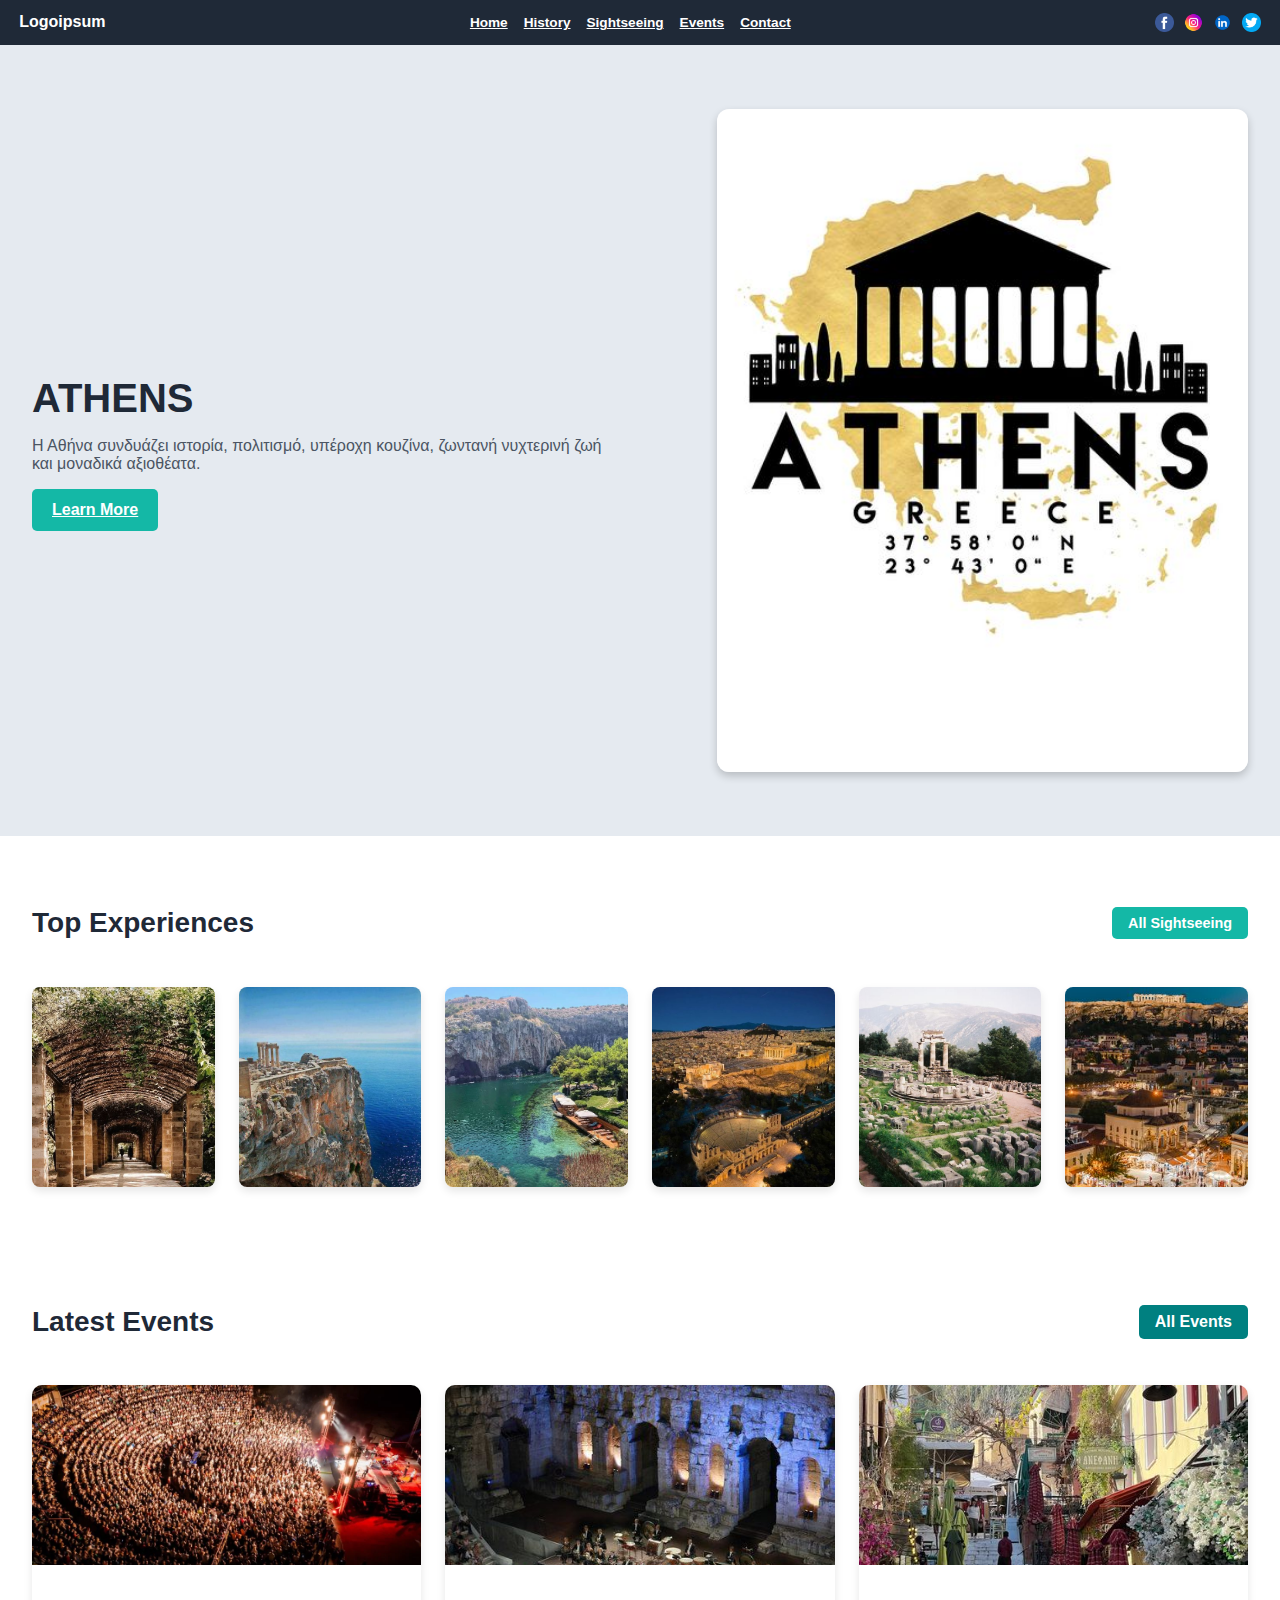
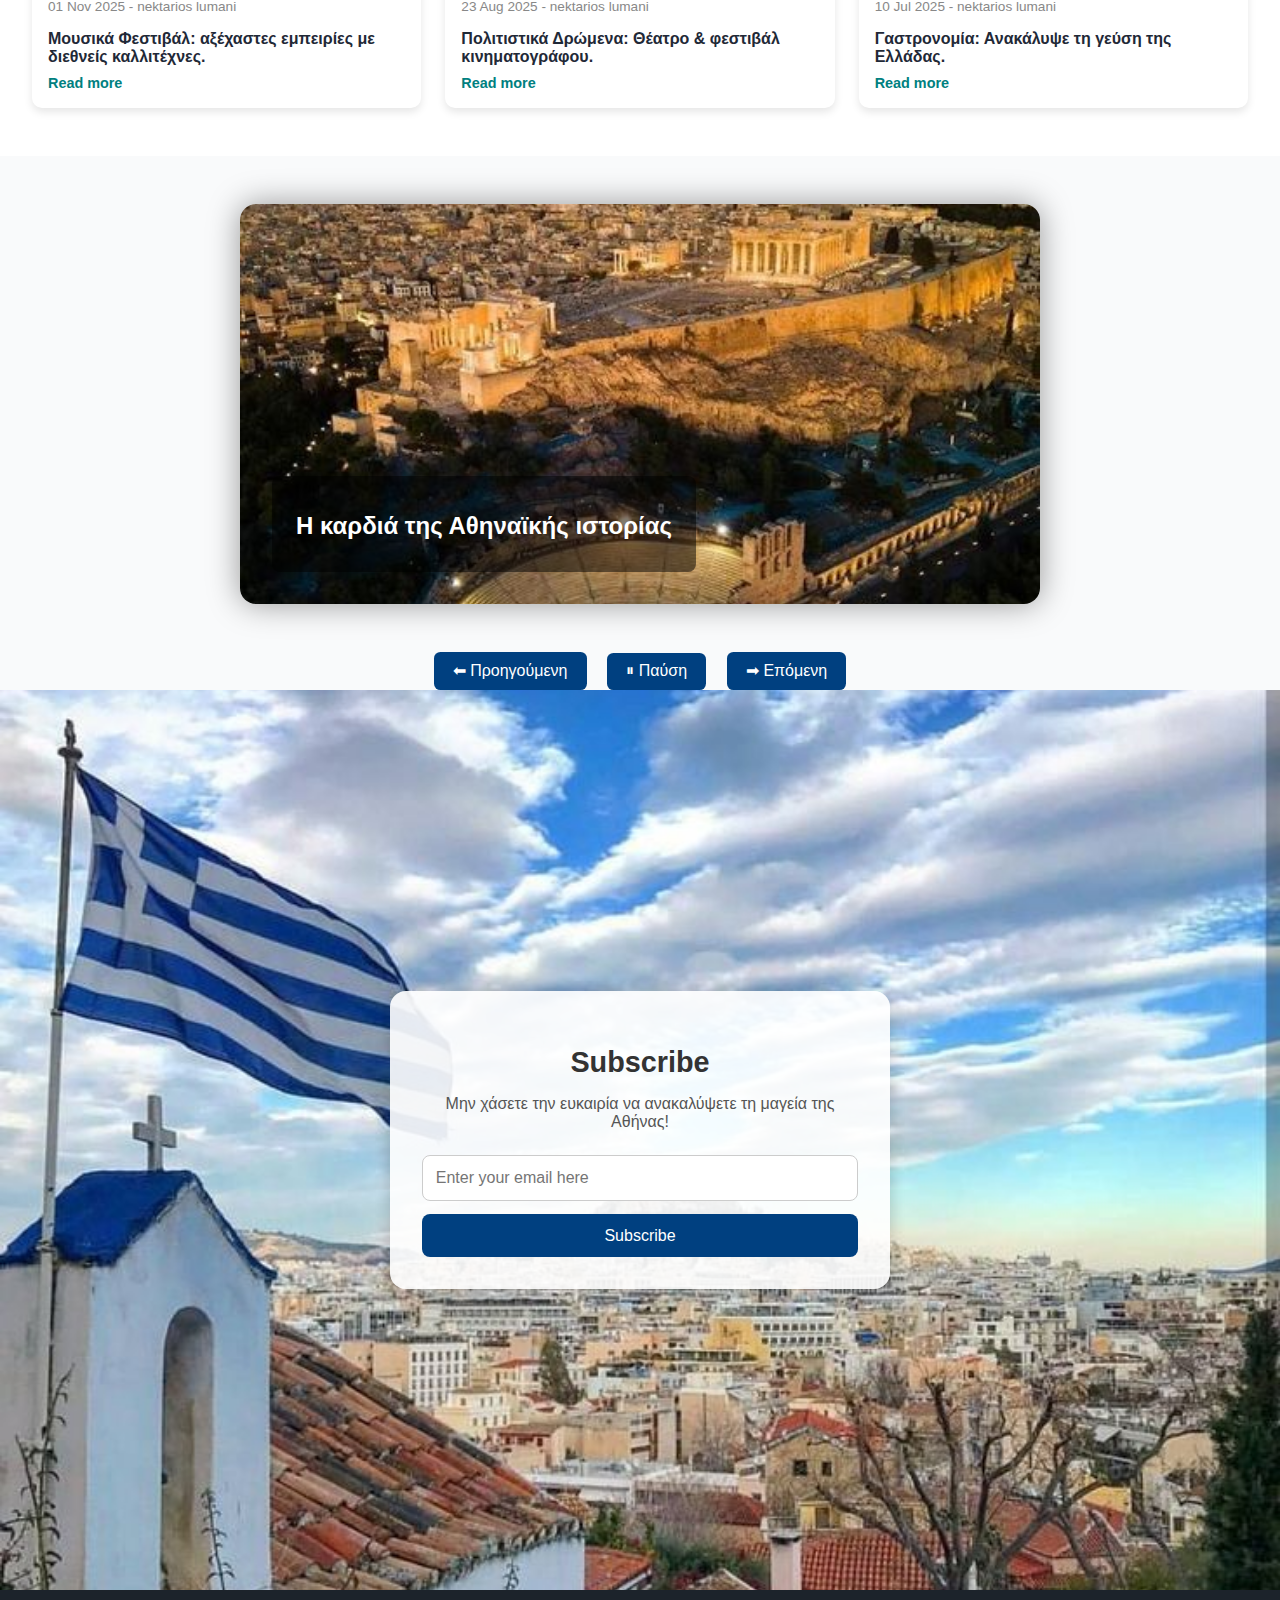
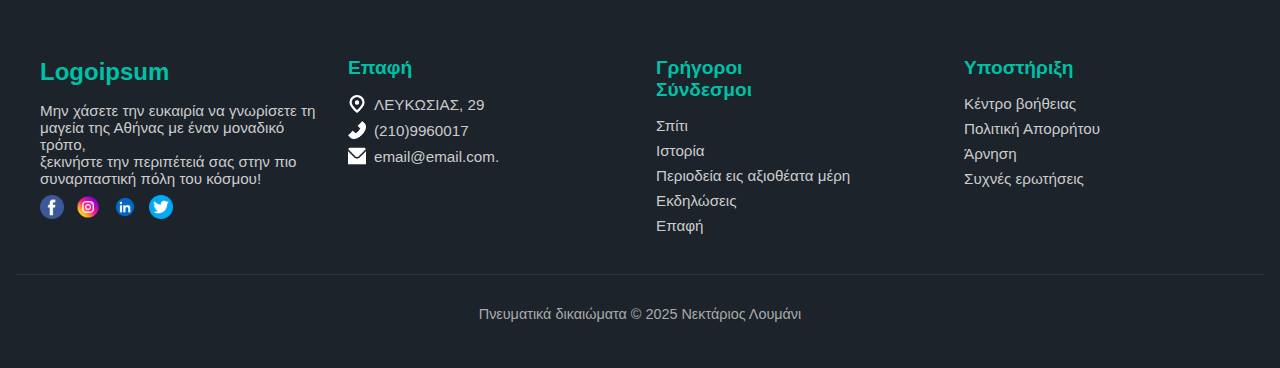
<file: index.html>
<!DOCTYPE html>
<html lang="en">
  <head>
    <meta charset="UTF-8" />
    <meta name="viewport" content="width=device-width, initial-scale=1.0" />
    <title>Webpage Layout</title>
    <link rel="stylesheet" href="style.css" />
  </head>
  <body>
    <header>
      <h1>Logoipsum</h1>
      <nav>
        <ul>
          <li><a href="index.html">Home</a></li>
          <li><a href="history.html">History</a></li>
          <li><a href="sightseeing.html">Sightseeing</a></li>
          <li><a href="events.html">Events</a></li>
          <li><a href="contact.html">Contact</a></li>
        </ul>
      </nav>
      <div class="social-media">
        <a href="#" aria-label="Facebook"
          ><img src="facebook.png" alt="Facebook"
        /></a>
        <a href="#" aria-label="Instagram"
          ><img src="instagram (1).png" alt="Instagram"
        /></a>
        <a href="#" aria-label="LinkedIn"
          ><img src="linkedin-logo-.png" alt="LinkedIn"
        /></a>
        <a href="#" aria-label="Twitter"
          ><img src="twitter.png" alt="Twitter"
        /></a>
      </div>
    </header>
    <main>
      <div class="hero">
        <div class="hero-text">
          <h1>ATHENS</h1>
          <p>
            Η Αθήνα συνδυάζει ιστορία, πολιτισμό, υπέροχη κουζίνα, ζωντανή
            νυχτερινή ζωή και μοναδικά αξιοθέατα.
          </p>
          <div class="button">
            <a href="#">Learn More</a>
          </div>
        </div>
        <img src="aa.jpg" alt="Street view" />
      </div>
      <section class="top-experiences">
        <div class="section-header">
          <h2>Top Experiences</h2>
          <a href="sightseeing.html" class="button">All Sightseeing</a>
        </div>
        <div class="experience-grid">
          <div class="experience-card">
            <img src="ois255f.jpg" alt="Experience 1" />
          </div>
          <div class="experience-card">
            <img src="oisbf10eaf0a1f0189c.jpg" alt="Experience 2" />
          </div>
          <div class="experience-card">
            <img src="ois164297214eaab.jpg" alt="Experience 3" />
          </div>
          <div class="experience-card">
            <img src="oisab2d755bd4efdd795.jpg" alt="Experience 4" />
          </div>
          <div class="experience-card">
            <img src="athensar.jpg" alt="Experience 5" />
          </div>
          <div class="experience-card">
            <img src="monastiraki.jpg" alt="Experience 6" />
          </div>
        </div>
      </section>
      <div class="latest-events-container">
        <div class="header">
          <h2>Latest Events</h2>
          <a href="events.html" class="all-events-button">All Events</a>
        </div>

        <div class="events-grid">
          <div class="event-card">
            <img src="theat.webp" alt="Event 1" />
            <div class="event-content">
              <p class="event-date">01 Nov 2025 - nektarios lumani</p>
              <h3>
                Μουσικά Φεστιβάλ: αξέχαστες εμπειρίες με διεθνείς καλλιτέχνες.
              </h3>
              <a href="#" class="read-more">Read more</a>
            </div>
          </div>
          <div class="event-card">
            <img src="athenssy.jpg" alt="Event 2" />
            <div class="event-content">
              <p class="event-date">23 Aug 2025 - nektarios lumani</p>
              <h3>Πολιτιστικά Δρώμενα: Θέατρο & φεστιβάλ κινηματογράφου.</h3>
              <a href="#" class="read-more">Read more</a>
            </div>
          </div>

          <div class="event-card">
            <img src="athenspl.jpg" alt="Event 3" />
            <div class="event-content">
              <p class="event-date">10 Jul 2025 - nektarios lumani</p>
              <h3>Γαστρονομία: Ανακάλυψε τη γεύση της Ελλάδας.</h3>
              <a href="#" class="read-more">Read more</a>
            </div>
          </div>
        </div>
      </div>
      <div class="carousel-container">
        <div
          class="carousel-slide active"
          style="background-image: url('oisab2d755bd4efdd795.jpg')"
        >
          <div class="carousel-caption">
            <h2>Η καρδιά της Αθηναϊκής ιστορίας</h2>
            <p></p>
          </div>
        </div>
        <div
          class="carousel-slide"
          style="background-image: url('athenspl.jpg')"
        >
          <div class="carousel-caption">
            <h2>Ρομαντικές βόλτες στα στενά</h2>
            <p></p>
          </div>
        </div>
        <div
          class="carousel-slide"
          style="background-image: url('monastiraki.jpg')"
        >
          <div class="carousel-caption">
            <h2>Η πλατεία που δεν κοιμάται ποτέ</h2>
            <p></p>
          </div>
        </div>
      </div>
      <div class="carousel-buttons">
        <button id="prevBtn">⬅ Προηγούμενη</button>
        <button id="pauseBtn">⏸ Παύση</button>
        <button id="nextBtn">➡ Επόμενη</button>
      </div>
      <script src="script.js"></script>
      <div class="background">
        <div class="subscribe-box">
          <h2>Subscribe</h2>
          <p>Μην χάσετε την ευκαιρία να ανακαλύψετε τη μαγεία της Αθήνας!</p>
          <form>
            <input type="email" placeholder="Enter your email here" required />
            <button type="submit">Subscribe</button>
          </form>
        </div>
      </div>
    </main>

    <footer class="footer">
      <div class="footer-container">
        <div class="footer-column">
          <h2 class="footer-title">Logoipsum</h2>
          <p>
            Μην χάσετε την ευκαιρία να γνωρίσετε τη μαγεία της Αθήνας με έναν
            μοναδικό τρόπο,<br />
            ξεκινήστε την περιπέτειά σας στην πιο συναρπαστική πόλη του κόσμου!
          </p>
          <div class="social-icon">
            <img src="facebook.png" alt="Facebook" />
            <img src="instagram (1).png" alt="Instagram" />
            <img src="linkedin-logo-.png" alt="LinkedIn" />
            <img src="twitter.png" alt="Twitter" />
          </div>
        </div>

        <div class="footer-column">
          <h3 class="footer-heading">Επαφή</h3>
          <p class="contact-item">
            <img src="lo.png" alt="Location" class="icon" /> ΛΕΥΚΩΣΙΑΣ, 29
          </p>
          <p class="contact-item">
            <img src="phone.png" alt="Call" class="icon" /> (210)9960017
          </p>
          <p class="contact-item">
            <img src="env.png" alt="Email" class="icon" /> email@email.com.
          </p>
        </div>

        <div class="footer-column">
          <h3 class="footer-heading">Γρήγοροι<br />Σύνδεσμοι</h3>
          <p><a href="#">Σπίτι</a></p>
          <p><a href="#">Ιστορία</a></p>
          <p><a href="#">Περιοδεία εις αξιοθέατα μέρη</a></p>
          <p><a href="#">Εκδηλώσεις</a></p>
          <p><a href="#">Επαφή</a></p>
        </div>

        <div class="footer-column">
          <h3 class="footer-heading">Υποστήριξη</h3>
          <p><a href="#">Κέντρο βοήθειας</a></p>
          <p><a href="#">Πολιτική Απορρήτου</a></p>
          <p><a href="#">Άρνηση</a></p>
          <p><a href="#">Συχνές ερωτήσεις</a></p>
        </div>
      </div>

      <div class="footer-bottom">
        <p>Πνευματικά δικαιώματα © 2025 Νεκτάριος Λουμάνι</p>
      </div>
    </footer>
  </body>
</html>
</file>
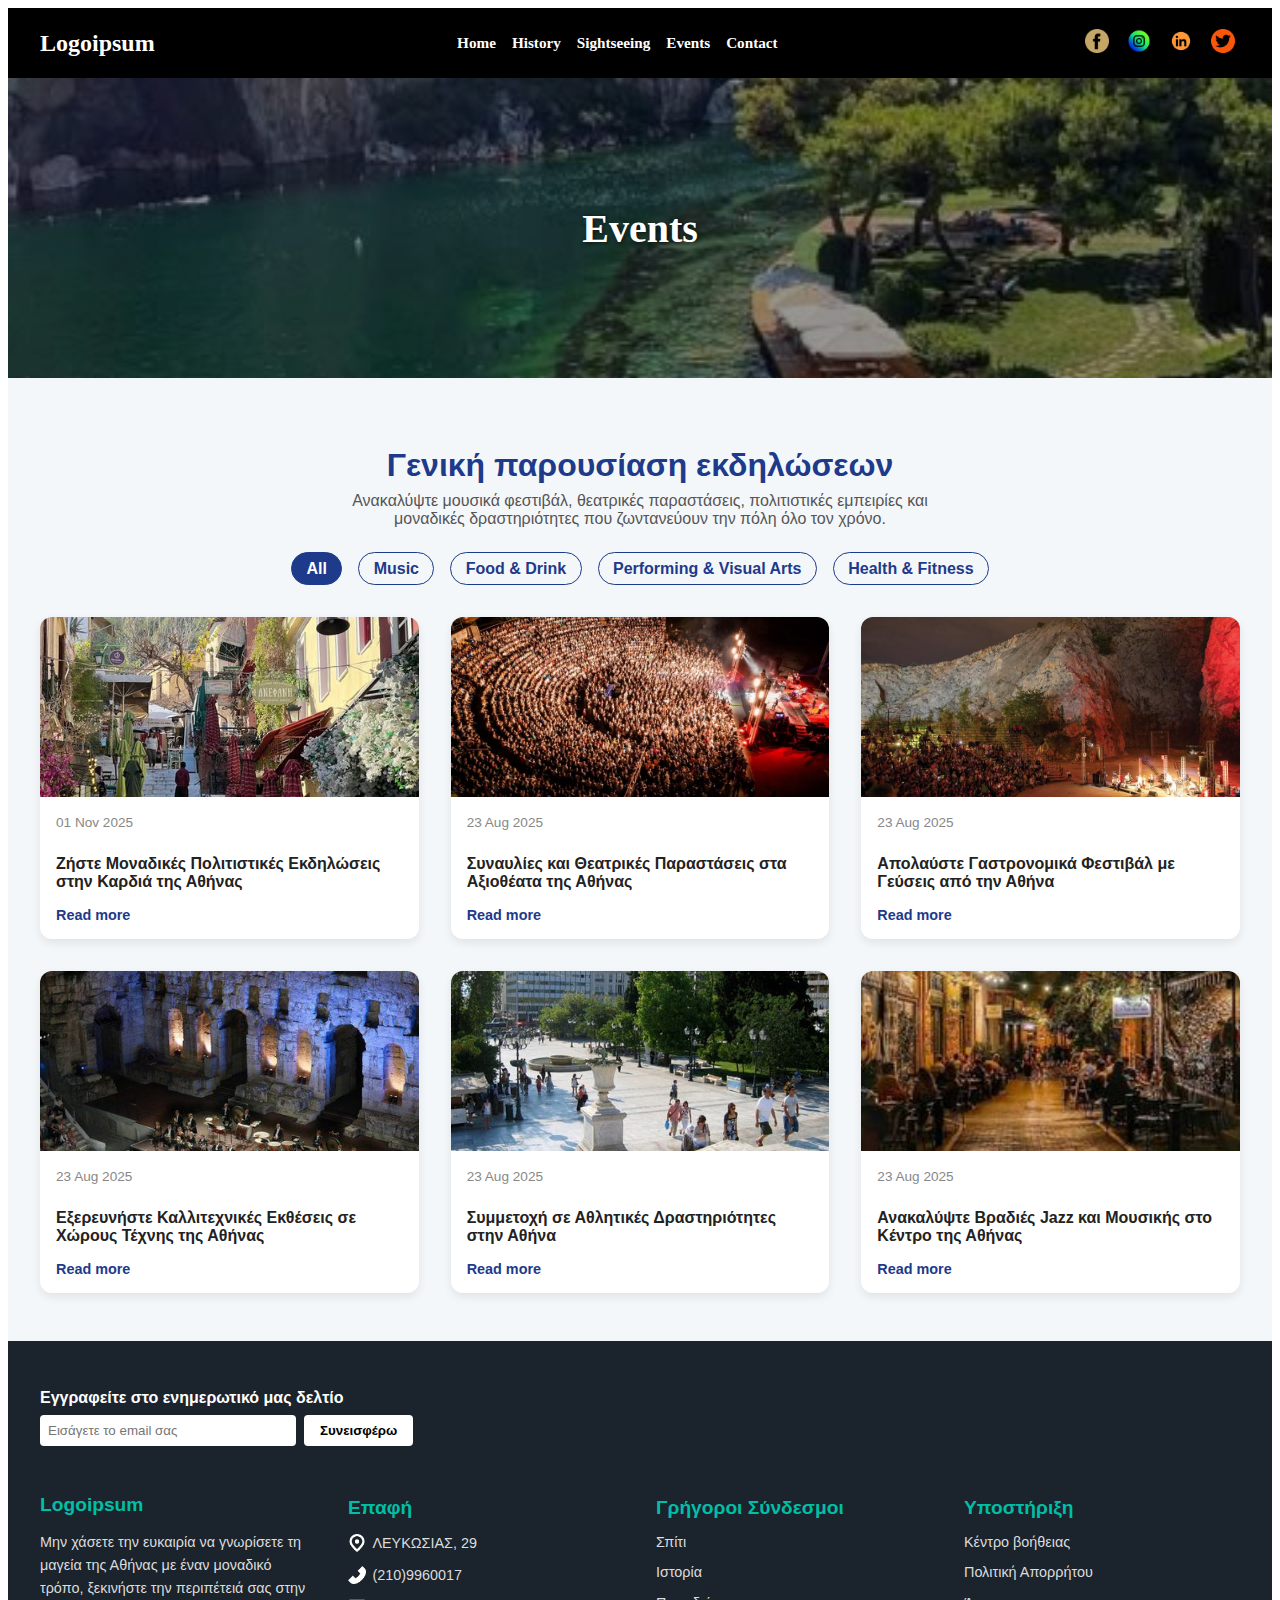
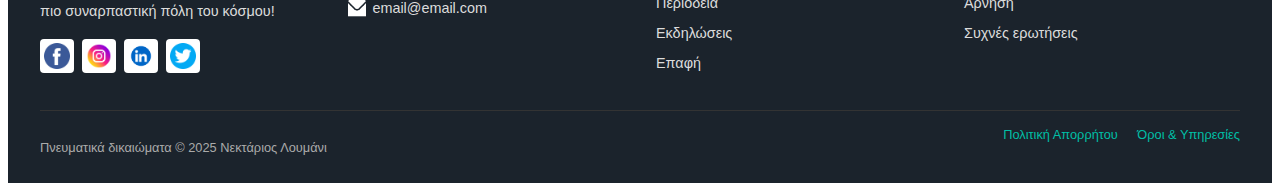
<file: events.html>
<!DOCTYPE html>
<html lang="en">
<head>
    <meta charset="UTF-8">
    <meta name="viewport" content="width=device-width, initial-scale=1.0">
    <title>Document</title>
    <link rel="stylesheet" href="events.css">
</head>
<body>
    <header>
        <h1>Logoipsum</h1>
        <nav>
          <ul>
            <li><a href="index.html">Home</a></li>
            <li><a href="history.html">History</a></li>
            <li><a href="Sightseeing.html">Sightseeing</a></li>
            <li><a href="events.html">Events</a></li>
            <li><a href="contact.html">Contact</a></li>
          </ul>
        </nav>
        <div class="social-media">
          <a href="#" aria-label="Facebook"
            ><img src="facebook.png" alt="Facebook"
          /></a>
          <a href="#" aria-label="Instagram"
            ><img src="instagram (1).png" alt="Instagram"
          /></a>
          <a href="#" aria-label="LinkedIn"
            ><img src="linkedin-logo-.png" alt="LinkedIn"
          /></a>
          <a href="#" aria-label="Twitter"
            ><img src="twitter.png" alt="Twitter"
          /></a>
        </div>
      </header>
  
      
      <section class="hero">
        <h1>Events</h1>
        <div class="background-image"></div>
      </section>
  </h1> 
      </section>




      <section class="article-section">
        <div class="article-header">
          <h1>Γενική παρουσίαση εκδηλώσεων</h1>
          <p>
            Ανακαλύψτε μουσικά φεστιβάλ, θεατρικές παραστάσεις, πολιτιστικές εμπειρίες και μοναδικές δραστηριότητες που ζωντανεύουν την πόλη όλο τον χρόνο.
          </p>
      
          
          <div class="categories">
            <a href="#" class="active" data-filter="all">All</a>
            <a href="#" data-filter="music">Music</a>
            <a href="#" data-filter="food">Food & Drink</a>
            <a href="#" data-filter="arts">Performing & Visual Arts</a>
            <a href="#" data-filter="fitness">Health & Fitness</a>
          </div>
        </div>
      
        <div class="article-grid">
      
          
          <div class="article-card" data-category="food">
            <img src="athenspl.jpg" alt="Article Image">
            <div class="article-content">
              <div class="article-meta">
                <span>01 Nov 2025</span> 
              </div>
              <h3>Ζήστε Μοναδικές Πολιτιστικές Εκδηλώσεις στην Καρδιά της Αθήνας</h3>
              <a href="#" class="read-more">Read more</a>
            </div>
          </div>
      
          
          <div class="article-card" data-category="music">
            <img src="theat.webp" alt="Article Image">
            <div class="article-content">
              <div class="article-meta">
                <span>23 Aug 2025</span> 
              </div>
              <h3>Συναυλίες και Θεατρικές Παραστάσεις στα Αξιοθέατα της Αθήνας</h3>
              <a href="#" class="read-more">Read more</a>
            </div>
          </div>
      
          
          <div class="article-card" data-category="food">
            <img src="theatrobraxvn.jpg" alt="Article Image">
            <div class="article-content">
              <div class="article-meta">
                <span>23 Aug 2025</span>
              </div>
              <h3>Απολαύστε Γαστρονομικά Φεστιβάλ με Γεύσεις από την Αθήνα</h3>
              <a href="#" class="read-more">Read more</a>
            </div>
          </div>
      
          
          <div class="article-card" data-category="arts">
            <img src="athenssy.jpg" alt="Article Image">
            <div class="article-content">
              <div class="article-meta">
                <span>23 Aug 2025</span>
              </div>
              <h3>Εξερευνήστε Καλλιτεχνικές Εκθέσεις σε Χώρους Τέχνης της Αθήνας</h3>
              <a href="#" class="read-more">Read more</a>
            </div>
          </div>
      
          
          <div class="article-card" data-category="fitness">
            <img src="syntagma.jpg" alt="Article Image">
            <div class="article-content">
              <div class="article-meta">
                <span>23 Aug 2025</span>
              </div>
              <h3>Συμμετοχή σε Αθλητικές Δραστηριότητες στην Αθήνα</h3>
              <a href="#" class="read-more">Read more</a>
            </div>
          </div>
      
          
          <div class="article-card" data-category="music">
            <img src="bb4ce8900bd347fc7864d17568c3f9f2.jpg" alt="Article Image">
            <div class="article-content">
              <div class="article-meta">
                <span>23 Aug 2025</span>
              </div>
              <h3>Ανακαλύψτε Βραδιές Jazz και Μουσικής στο Κέντρο της Αθήνας</h3>
              <a href="#" class="read-more">Read more</a>
            </div>
          </div>
      
        </div>
      </section>
      <script src="event.js"></script>

      <footer class="footer">
        
        <div class="footer-top">
          <p>Εγγραφείτε στο ενημερωτικό μας δελτίο</p>
          <div class="newsletter">
            <input type="email" placeholder="Εισάγετε το email σας" />
            <button>Συνεισφέρω</button>
          </div>
        </div>
      
        
        <div class="footer-container">
          
          <div class="footer-logo">
            <h2>Logoipsum</h2>
            <p>
              Μην χάσετε την ευκαιρία να γνωρίσετε τη μαγεία της Αθήνας με έναν
              μοναδικό τρόπο, ξεκινήστε την περιπέτειά σας στην πιο συναρπαστική
              πόλη του κόσμου!
            </p>
            <div class="social-icon">
              <img src="facebook.png" alt="Facebook" />
              <img src="instagram (1).png" alt="Instagram" />
              <img src="linkedin-logo-.png" alt="LinkedIn" />
              <img src="twitter.png" alt="Twitter" />
            </div>
          </div>
      
          
          <div class="footer-contact">
            <h3>Επαφή</h3>
            <p><img src="lo.png" alt="Location" class="icon" /> ΛΕΥΚΩΣΙΑΣ, 29</p>
            <p><img src="phone.png" alt="Call" class="icon" /> (210)9960017</p>
            <p><img src="env.png" alt="Email" class="icon" /> email@email.com</p>
          </div>
      
          
          <div class="footer-section">
            <h3>Γρήγοροι Σύνδεσμοι</h3>
            <p><a href="index.html">Σπίτι</a></p>
            <p><a href="history.html">Ιστορία</a></p>
            <p><a href="Sightseeing.html">Περιοδεία</a></p>
            <p><a href="events.html">Εκδηλώσεις</a></p>
            <p><a href="contact.html">Επαφή</a></p>
          </div>
      
          
          <div class="footer-section">
            <h3>Υποστήριξη</h3>
            <p><a href="#">Κέντρο βοήθειας</a></p>
            <p><a href="#">Πολιτική Απορρήτου</a></p>
            <p><a href="#">Άρνηση</a></p>
            <p><a href="#">Συχνές ερωτήσεις</a></p>
          </div>
        </div>
      
        
        <div class="footer-bottom">
          <p>Πνευματικά δικαιώματα © 2025 Νεκτάριος Λουμάνι</p>
          <div class="footer-links">
            <a href="#">Πολιτική Απορρήτου</a>
            <a href="#">Όροι & Υπηρεσίες</a>
          </div>
        </div>
      </footer>
</file>
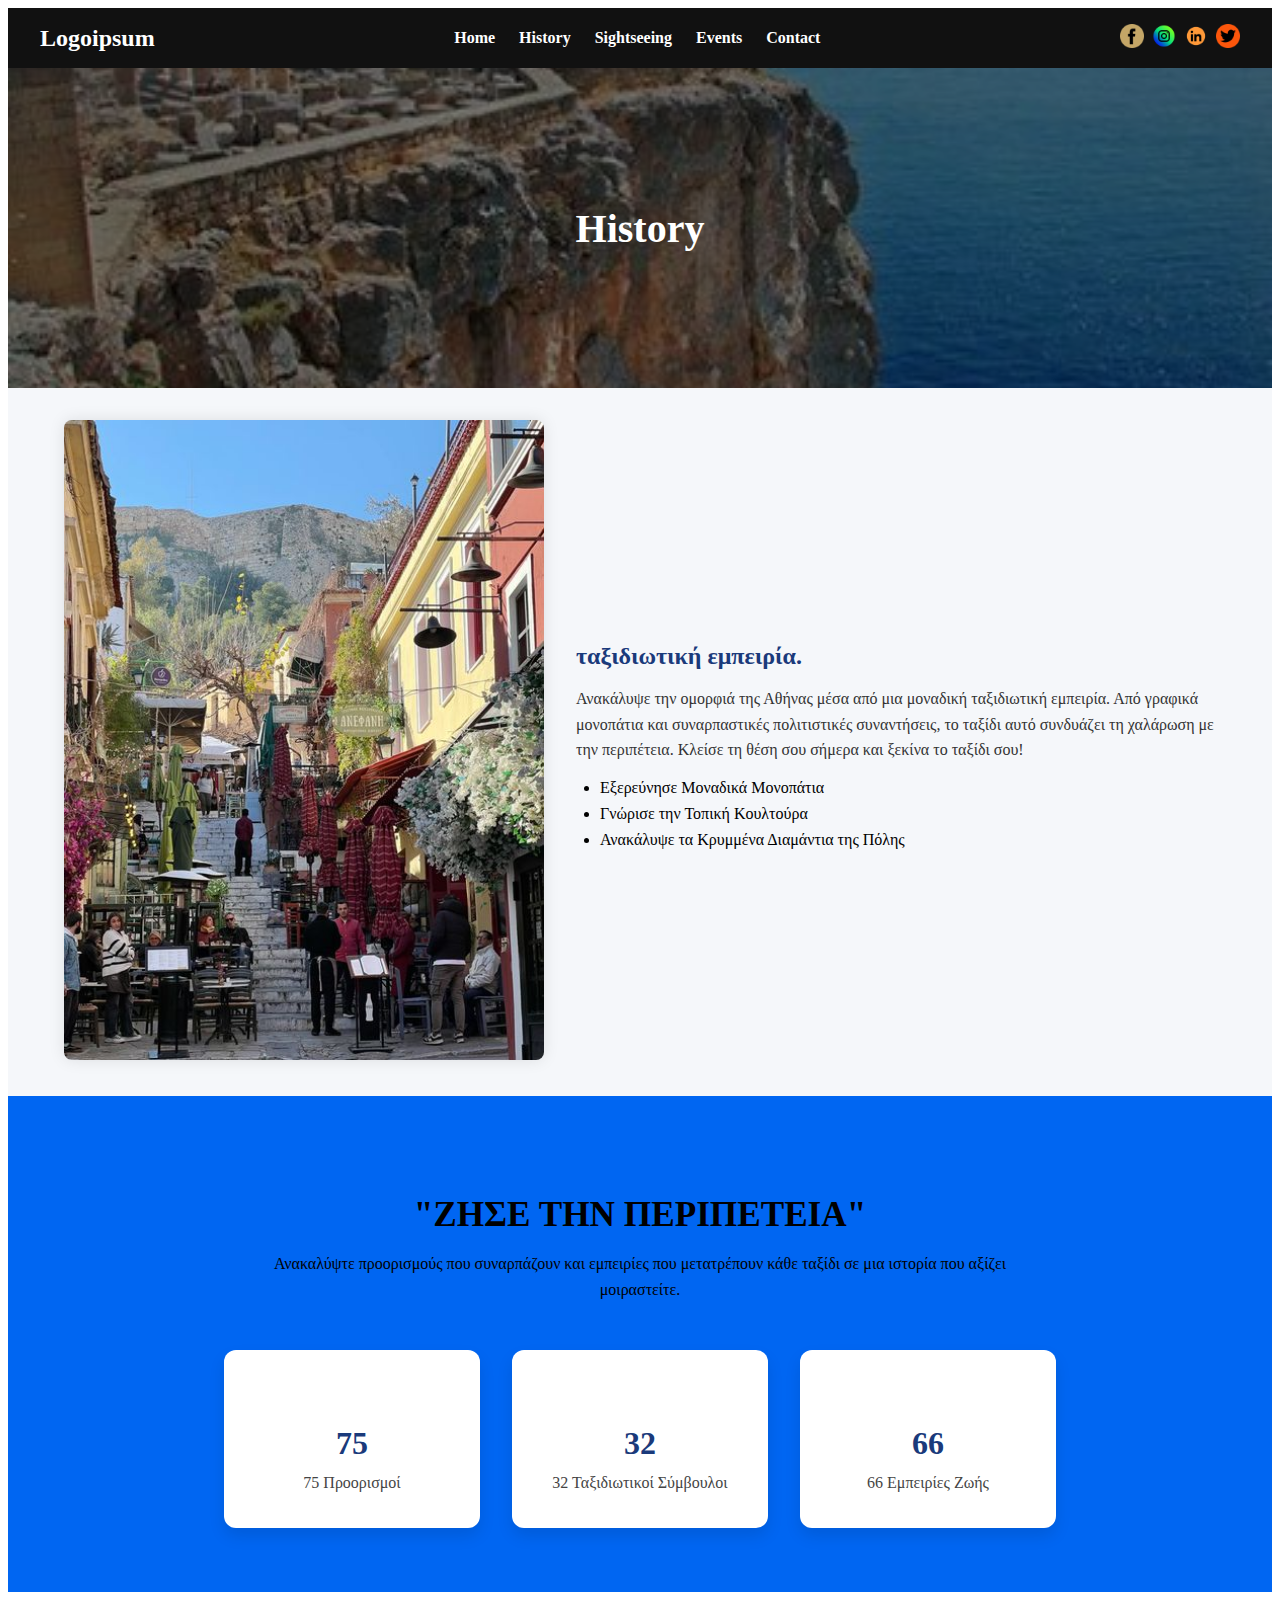
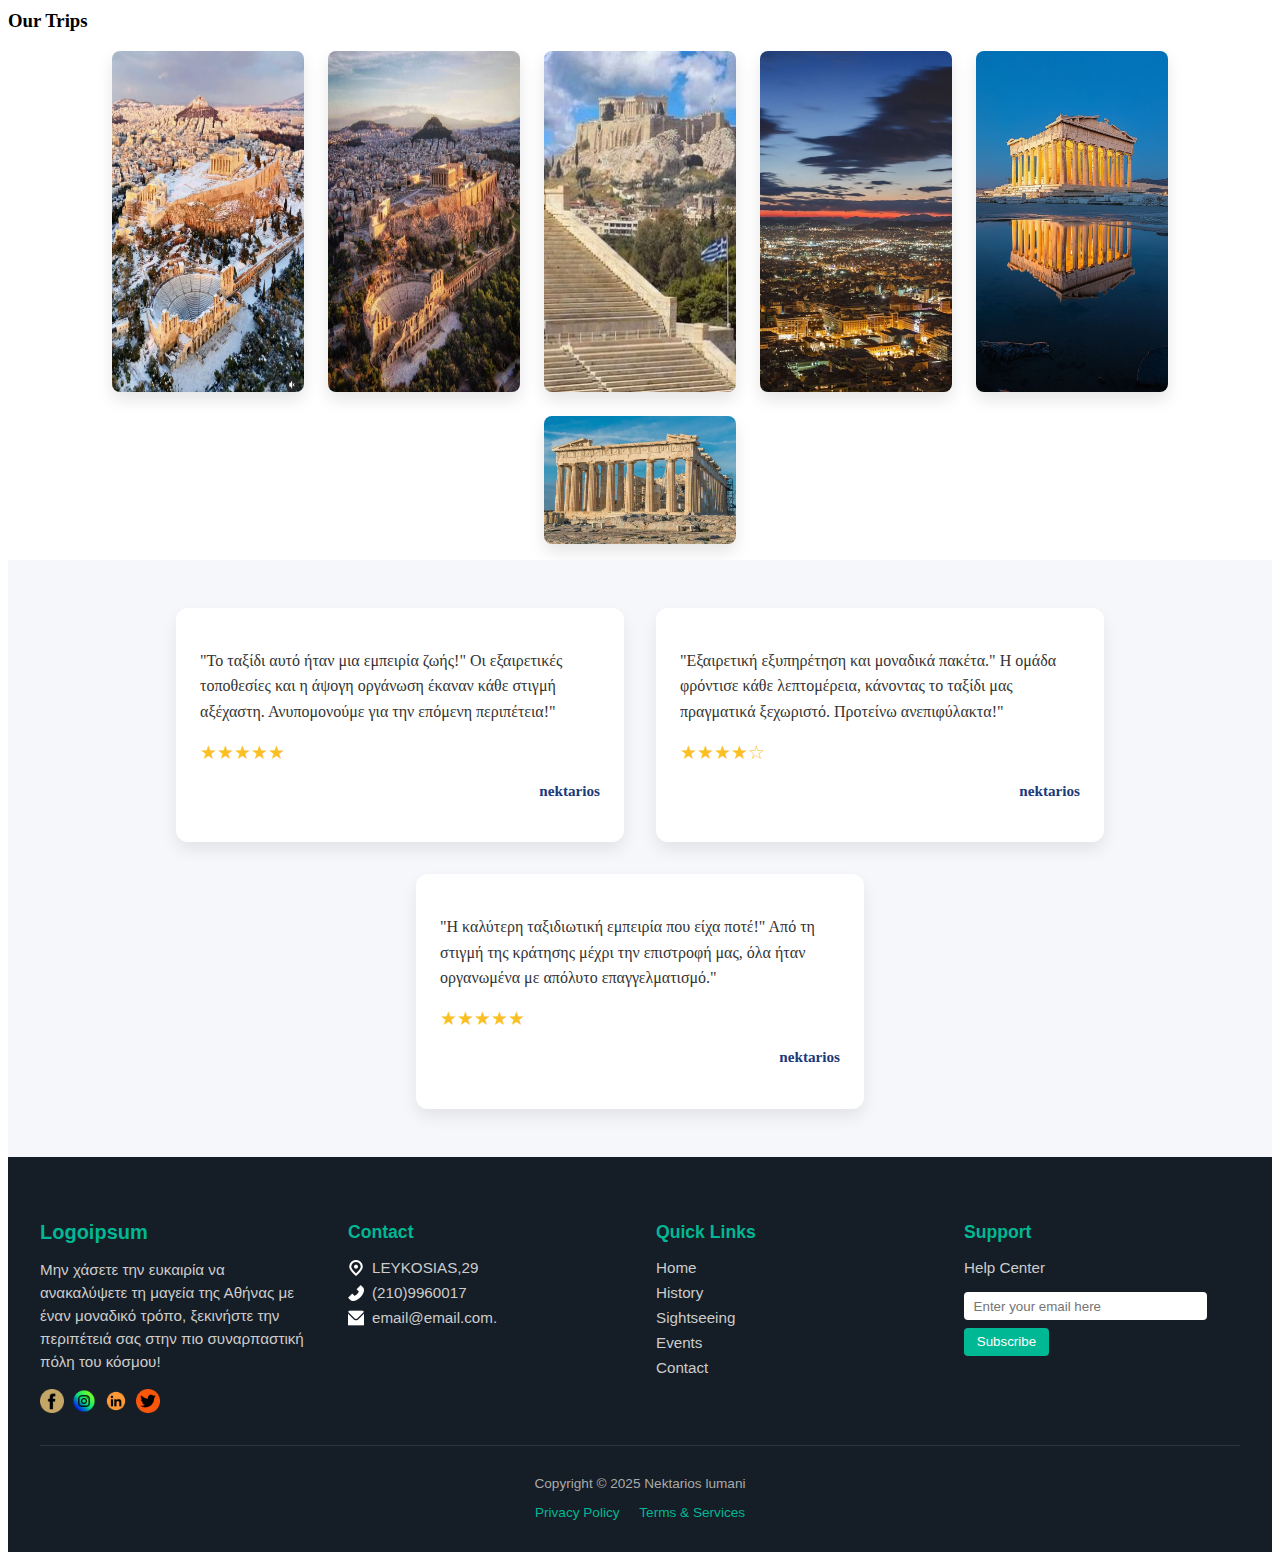
<file: history.html>
<!DOCTYPE html>
<html lang="en">
  <head>
    <meta charset="UTF-8" />
    <meta name="viewport" content="width=device-width, initial-scale=1.0" />
    <title>Webpage Layout</title>
    <link rel="stylesheet" href="history.css" />
  </head>
  <body>
    <header>
      <h1>Logoipsum</h1>
      <nav>
        <ul>
          <li><a href="index.html">Home</a></li>
          <li><a href="history.html">History</a></li>
          <li><a href="Sightseeing.html">Sightseeing</a></li>
          <li><a href="events.html">Events</a></li>
          <li><a href="contact.html">Contact</a></li>
        </ul>
      </nav>
      <div class="social-media">
        <a href="#" aria-label="Facebook"
          ><img src="facebook.png" alt="Facebook"
        /></a>
        <a href="#" aria-label="Instagram"
          ><img src="instagram (1).png" alt="Instagram"
        /></a>
        <a href="#" aria-label="LinkedIn"
          ><img src="linkedin-logo-.png" alt="LinkedIn"
        /></a>
        <a href="#" aria-label="Twitter"
          ><img src="twitter.png" alt="Twitter"
        /></a>
      </div>
    </header>

    <section class="hero">
      <h1>History</h1>
      <div class="background-image"></div>
    </section>

    <section class="content-section">
      <div class="content-row">
        <div class="image-container">
          <img src="athenspl.jpg" alt="Athens Street" />
        </div>
        <div class="text">
          <h3>ταξιδιωτική εμπειρία.</h3>
          <p>
            Ανακάλυψε την ομορφιά της Αθήνας μέσα από μια μοναδική ταξιδιωτική
            εμπειρία. Από γραφικά μονοπάτια και συναρπαστικές πολιτιστικές
            συναντήσεις, το ταξίδι αυτό συνδυάζει τη χαλάρωση με την περιπέτεια.
            Κλείσε τη θέση σου σήμερα και ξεκίνα το ταξίδι σου!
          </p>
          <ul>
            <li>Εξερεύνησε Μοναδικά Μονοπάτια</li>
            <li>Γνώρισε την Τοπική Κουλτούρα</li>
            <li>Ανακάλυψε τα Κρυμμένα Διαμάντια της Πόλης</li>
          </ul>
        </div>
      </div>
    </section>
    <section class="stats">
      <h3>"ΖΗΣΕ ΤΗΝ ΠΕΡΙΠΕΤΕΙΑ"</h3>
      <p>
        Ανακαλύψτε προορισμούς που συναρπάζουν και εμπειρίες που μετατρέπουν
        κάθε ταξίδι σε μια ιστορία που αξίζει μοιραστείτε.
      </p>
      <div class="stats-cards">
        <div class="card">
          <h4>75</h4>
          <p>75 Προορισμοί</p>
        </div>
        <div class="card">
          <h4>32</h4>
          <p>32 Ταξιδιωτικοί Σύμβουλοι</p>
        </div>
        <div class="card">
          <h4>66</h4>
          <p>66 Εμπειρίες Ζωής</p>
        </div>
      </div>
    </section>

    <section class="our-trips">
      <h3>Our Trips</h3>
      <div class="trips-gallery">
        <img src="7ed2e1870a201bd8ae29ab953316382e.jpg" alt="Trip 1" />
        <img src="8c22c111c7eacba0544840d468da4ad0.jpg" alt="Trip 2" />
        <img src="63ab73892ec4583f0d5ed2dfc022da8f.jpg" alt="Trip 3" />
        <img src="cdb2e61aaed364947e57fd84597ec1e5.jpg" alt="Trip 4" />
        <img src="4d83d7504eae8668628875d975dc65cf.jpg" alt="Trip 5" />
        <img src="parathema3.jpg" alt="Trip 6" />
      </div>
    </section>

    <section class="testimonials">
      <div class="testimonial">
        <p>
          "Το ταξίδι αυτό ήταν μια εμπειρία ζωής!" Οι εξαιρετικές τοποθεσίες και
          η άψογη οργάνωση έκαναν κάθε στιγμή αξέχαστη. Ανυπομονούμε για την
          επόμενη περιπέτεια!"
        </p>
        <div class="stars">★★★★★</div>
        <p class="author">nektarios</p>
      </div>

      <div class="testimonial">
        <p>
          "Εξαιρετική εξυπηρέτηση και μοναδικά πακέτα." Η ομάδα φρόντισε κάθε
          λεπτομέρεια, κάνοντας το ταξίδι μας πραγματικά ξεχωριστό. Προτείνω
          ανεπιφύλακτα!"
        </p>
        <div class="stars">★★★★☆</div>
        <p class="author">nektarios</p>
      </div>

      <div class="testimonial">
        <p>
          "Η καλύτερη ταξιδιωτική εμπειρία που είχα ποτέ!" Από τη στιγμή της
          κράτησης μέχρι την επιστροφή μας, όλα ήταν οργανωμένα με απόλυτο
          επαγγελματισμό."
        </p>
        <div class="stars">★★★★★</div>
        <p class="author">nektarios</p>
      </div>
    </section>

    <footer class="footer">
      <div class="footer-container">
        <div class="footer-logo">
          <h2>Logoipsum</h2>
          <p>
            Μην χάσετε την ευκαιρία να ανακαλύψετε τη μαγεία της Αθήνας με έναν
            μοναδικό τρόπο, ξεκινήστε την περιπέτειά σας στην πιο συναρπαστική
            πόλη του κόσμου!
          </p>
          <div class="social-icon">
            <img src="facebook.png" alt="Facebook" />
            <img src="instagram (1).png" alt="Instagram" />
            <img src="linkedin-logo-.png" alt="LinkedIn" />
            <img src="twitter.png" alt="Twitter" />
          </div>
        </div>
        <div class="footer-contact">
          <h3>Contact</h3>

          <p>
            <img src="lo.png" alt="Location" class="icon" />
            LEYKOSIAS,29
          </p>

          <p>
            <img src="phone.png" alt="Call" class="icon" />
            (210)9960017
          </p>

          <p>
            <img src="env.png" alt="Email" class="icon" />
            email@email.com.
          </p>
        </div>
        <div class="footer-section">
          <h3>Quick Links</h3>
          <p><a href="index.html">Home</a></p>
          <p><a href="history.html">History</a></p>
          <p><a href="Sightseeing.html">Sightseeing</a></p>
          <p><a href="events.html">Events</a></p>
          <p><a href="contact.html">Contact</a></p>
        </div>
        <div class="footer-section">
          <h3>Support</h3>
          <p><a href="#">Help Center</a></p>
          <input type="email" placeholder="Enter your email here" required />
          <button type="submit">Subscribe</button>
        </div>
      </div>
      <div class="footer-bottom">
        <p>Copyright © 2025 Nektarios lumani</p>
        <div class="footer-links">
          <a href="#">Privacy Policy</a>
          <a href="#">Terms & Services</a>
        </div>
      </div>
    </footer>
  </body>
</html>
</file>
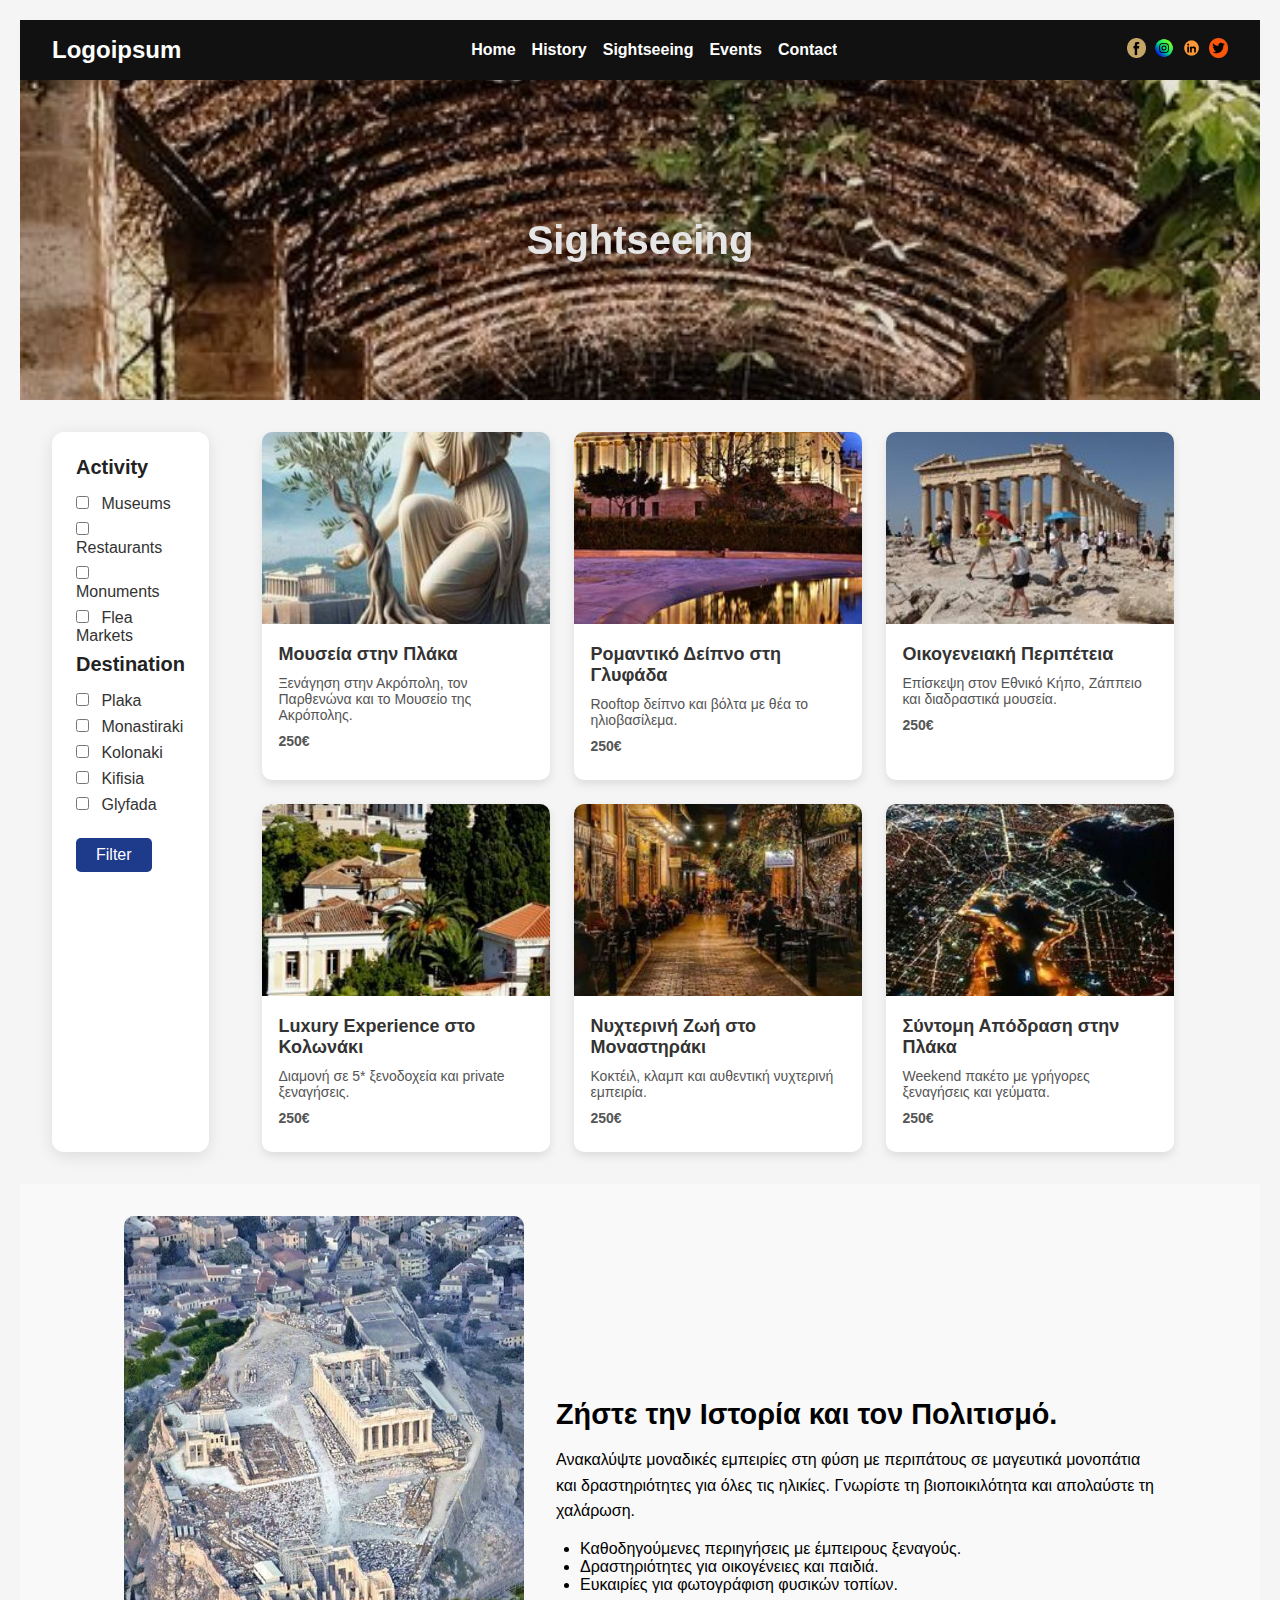
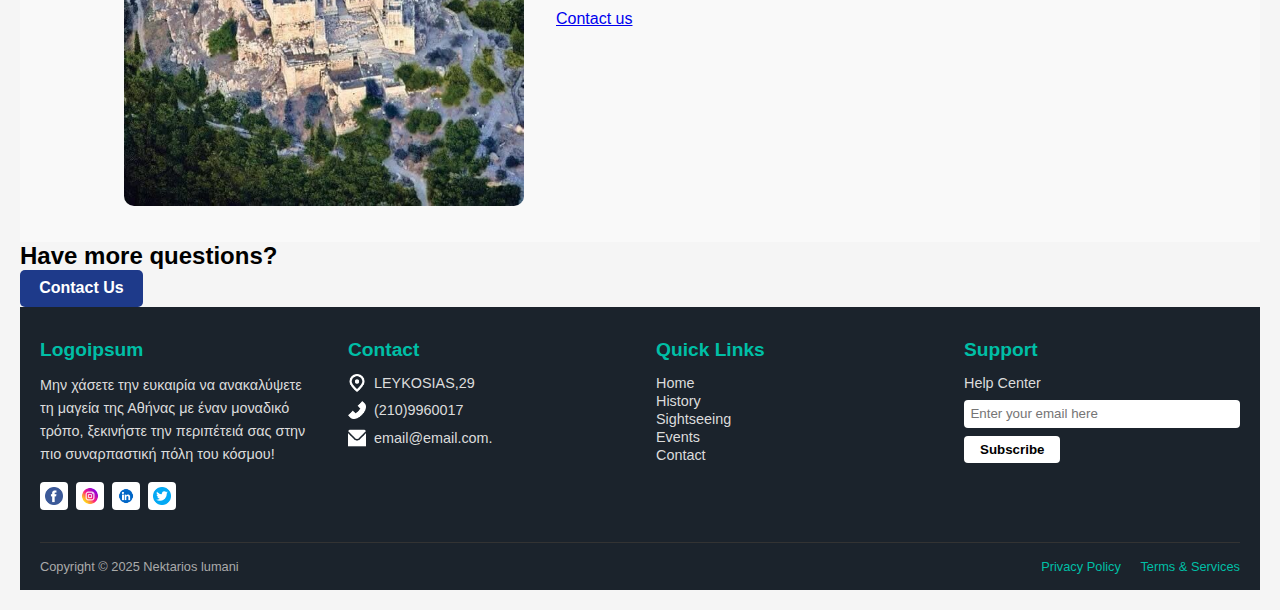
<file: Sightseeing.html>
<!DOCTYPE html>
<html lang="en">
  <head>
    <meta charset="UTF-8" />
    <meta name="viewport" content="width=device-width, initial-scale=1.0" />
    <title>Webpage Layout</title>
    <link rel="stylesheet" href="Sightseeing.css" />
  </head>
  <body>
    <header>
      <h1>Logoipsum</h1>
      <nav>
        <ul>
          <li><a href="index.html">Home</a></li>
          <li><a href="history.html">History</a></li>
          <li><a href="Sightseeing.html">Sightseeing</a></li>
          <li><a href="events.html">Events</a></li>
          <li><a href="contact.html">Contact</a></li>
        </ul>
      </nav>
      <div class="social-media">
        <a href="#"><img src="facebook.png" alt="Facebook" /></a>
        <a href="#"><img src="instagram (1).png" alt="Instagram" /></a>
        <a href="#"><img src="linkedin-logo-.png" alt="LinkedIn" /></a>
        <a href="#"><img src="twitter.png" alt="Twitter" /></a>
      </div>
    </header>

    <section class="hero">
      <h1>Sightseeing</h1>
      <div class="background-image"></div>
    </section>

    <div class="container">
      <div class="sidebar">
        <h3>Activity</h3>
        <label><input type="checkbox" value="museums" /> Museums</label>
        <label><input type="checkbox" value="restaurants" /> Restaurants</label>
        <label><input type="checkbox" value="monuments" /> Monuments</label>
        <label><input type="checkbox" value="flea" /> Flea Markets</label>

        <h3>Destination</h3>
        <label><input type="checkbox" value="plaka" /> Plaka</label>
        <label><input type="checkbox" value="monastiraki" /> Monastiraki</label>
        <label><input type="checkbox" value="kolonaki" /> Kolonaki</label>
        <label><input type="checkbox" value="kifisia" /> Kifisia</label>
        <label><input type="checkbox" value="glyfada" /> Glyfada</label>

        <button id="filter-btn">Filter</button>
      </div>

      <div class="gallery">
        <div class="card" data-category="museums plaka">
          <img src="9d22391045ab0d71674df57bba1a68d1.jpg" alt="Trip" />
          <div class="card-content">
            <h4>Μουσεία στην Πλάκα</h4>
            <p>
              Ξενάγηση στην Ακρόπολη, τον Παρθενώνα και το Μουσείο της
              Ακρόπολης.
            </p>
            <p class="price">250€</p>
          </div>
        </div>

        <div class="card" data-category="romantic glyfada restaurants">
          <img src="2bf61efedf1b9b8d63ae644f93c8d40b.jpg" alt="Trip" />
          <div class="card-content">
            <h4>Ρομαντικό Δείπνο στη Γλυφάδα</h4>
            <p>Rooftop δείπνο και βόλτα με θέα το ηλιοβασίλεμα.</p>
            <p class="price">250€</p>
          </div>
        </div>

        <div class="card" data-category="family kifisia monuments">
          <img src="006cdc46fc684fbd9b373f6832c3b93a.jpg" alt="Trip" />
          <div class="card-content">
            <h4>Οικογενειακή Περιπέτεια</h4>
            <p>Επίσκεψη στον Εθνικό Κήπο, Ζάππειο και διαδραστικά μουσεία.</p>
            <p class="price">250€</p>
          </div>
        </div>

        <div class="card" data-category="luxury kolonaki restaurants">
          <img src="25f737d70b621b2ac4a85e49873766de.jpg" alt="Trip" />
          <div class="card-content">
            <h4>Luxury Experience στο Κολωνάκι</h4>
            <p>Διαμονή σε 5* ξενοδοχεία και private ξεναγήσεις.</p>
            <p class="price">250€</p>
          </div>
        </div>

        <div class="card" data-category="nightlife monastiraki">
          <img src="bb4ce8900bd347fc7864d17568c3f9f2.jpg" alt="Trip" />
          <div class="card-content">
            <h4>Νυχτερινή Ζωή στο Μοναστηράκι</h4>
            <p>Κοκτέιλ, κλαμπ και αυθεντική νυχτερινή εμπειρία.</p>
            <p class="price">250€</p>
          </div>
        </div>

        <div class="card" data-category="short plaka monuments">
          <img src="7abd20d80663755d2ba73a130e4d8480.jpg" alt="Trip" />
          <div class="card-content">
            <h4>Σύντομη Απόδραση στην Πλάκα</h4>
            <p>Weekend πακέτο με γρήγορες ξεναγήσεις και γεύματα.</p>
            <p class="price">250€</p>
          </div>
        </div>
      </div>
    </div>

    <script src="filter.js"></script>

    <section class="info-section">
      <div class="info-container">
        <div class="info-image">
          <img src="athenspo.jpg" alt="Group" />
        </div>
        <div class="info-text">
          <h2>Ζήστε την Ιστορία και τον Πολιτισμό.</h2>
          <p>
            Ανακαλύψτε μοναδικές εμπειρίες στη φύση με περιπάτους σε μαγευτικά
            μονοπάτια και δραστηριότητες για όλες τις ηλικίες. Γνωρίστε τη
            βιοποικιλότητα και απολαύστε τη χαλάρωση.
          </p>
          <ul>
            <li>Καθοδηγούμενες περιηγήσεις με έμπειρους ξεναγούς.</li>
            <li>Δραστηριότητες για οικογένειες και παιδιά.</li>
            <li>Ευκαιρίες για φωτογράφιση φυσικών τοπίων.</li>
          </ul>
          <a href="contact.html" class="contact us">Contact us</a>
        </div>
      </div>
    </section>
    <section class="contact-section">
      <div class="contact-container">
        <h2>Have more questions?</h2>
        <a href="contact.html" class="contact-us">Contact Us</a>
      </div>
    </section>
    <footer class="footer">
      <div class="footer-container">
        <div class="footer-logo">
          <h2>Logoipsum</h2>
          <p>
            Μην χάσετε την ευκαιρία να ανακαλύψετε τη μαγεία της Αθήνας με έναν
            μοναδικό τρόπο, ξεκινήστε την περιπέτειά σας στην πιο συναρπαστική
            πόλη του κόσμου!
          </p>
          <div class="social-icon">
            <img src="facebook.png" alt="Facebook" />
            <img src="instagram (1).png" alt="Instagram" />
            <img src="linkedin-logo-.png" alt="LinkedIn" />
            <img src="twitter.png" alt="Twitter" />
          </div>
        </div>
        <div class="footer-contact">
          <h3>Contact</h3>

          <p>
            <img src="lo.png" alt="Location" class="icon" />
            LEYKOSIAS,29
          </p>

          <p>
            <img src="phone.png" alt="Call" class="icon" />
            (210)9960017
          </p>

          <p>
            <img src="env.png" alt="Email" class="icon" />
            email@email.com.
          </p>
        </div>
        <div class="footer-section">
          <h3>Quick Links</h3>
          <p><a href="index.html">Home</a></p>
          <p><a href="history.css">History</a></p>
          <p><a href="Sightseeing.html">Sightseeing</a></p>
          <p><a href="events.html">Events</a></p>
          <p><a href="contact.html">Contact</a></p>
        </div>
        <div class="footer-section">
          <h3>Support</h3>
          <p><a href="#">Help Center</a></p>
          <input type="email" placeholder="Enter your email here" required />
          <button type="submit">Subscribe</button>
        </div>
      </div>
      <div class="footer-bottom">
        <p>Copyright © 2025 Nektarios lumani</p>
        <div class="footer-links">
          <a href="#">Privacy Policy</a>
          <a href="#">Terms & Services</a>
        </div>
      </div>
    </footer>
  </body>
</html>
</file>
<file: style.css>
* {
    box-sizing: border-box;
}

body {
    font-family: Arial, sans-serif;
    margin: 0;
    padding: 0;
    background-color: #f9fafb;
    color: #1f2937;
}

header {
    display: flex;
    justify-content: space-between;
    align-items: center;
    padding: 0.8rem 1.2rem;
    background-color: #1f2937;
    color: #fff;
    flex-wrap: nowrap;
    overflow-x: auto;
    gap: 1rem;
}

header h1 {
    font-size: 1rem;
    margin: 0;
    white-space: nowrap;
}

nav ul {
    list-style: none;
    display: flex;
    gap: 1rem;
    padding: 0;
    margin: 0;
    white-space: nowrap;
}

nav ul li a {
    color: #fff;
    font-weight: bold;
    font-size: 0.85rem;
    transition: color 0.3s ease;
}

nav ul li a:hover {
    color: #14b8a6;
}

.social-media {
    display: flex;
    gap: 0.6rem;
    align-items: center;
    white-space: nowrap;
}

.social-media img {
    width: 1.2rem;
    height: 1.2rem;
    display: block;
}

/* Responsive  */
@media (max-width: 320px) {
    header {
        padding: 0.6rem;
        gap: 0.5rem;
    }

    header h1 {
        font-size: 0.85rem;
    }

    nav ul li a {
        font-size: 0.75rem;
    }

    .social-media img {
        width: 1rem;
        height: 1rem;
    }
}



/* 2κοματι */



.hero {
    display: flex;
    justify-content: space-between;
    align-items: center;
    padding: 4rem 2rem;
    background-color: #e5eaf0;
    gap: 2rem;
    flex-wrap: wrap;
  }
  
  .hero-text {
    flex: 1 1 50%;
  }
  
  .hero-text h1 {
    font-size: 2.5rem;
    font-weight: bold;
    margin-bottom: 1rem;
  }
  
  .hero-text p {
    font-size: 1rem;
    margin-bottom: 1rem;
    color: #4b5563;
    max-width: 90%;
  }
  
  .hero-text .button a {
    background-color: #14b8a6;
    color: #fff;
    padding: 0.75rem 1.25rem;
    border-radius: 5px;
    font-weight: bold;
    display: inline-block;
  }
  
  .hero-text .button a:hover {
    background-color: #0d9488;
  }
  
  .hero img {
    flex: 1 1 40%;
    max-width: 100%;
    border-radius: 12px;
    object-fit: cover;
    box-shadow: 0 4px 8px rgba(0,0,0,0.2);
  }
  
  /*  Top Experiences  */
  .top-experiences {
    padding: 3rem 2rem;
    background-color: #fff;
  }
  
  .section-header {
    display: flex;
    justify-content: space-between;
    align-items: center;
    margin-bottom: 1.5rem;
  }
  
  .section-header h2 {
    font-size: 1.75rem;
    font-weight: bold;
  }
  
  .section-header .button {
    background-color: #14b8a6;
    color: #fff;
    padding: 0.5rem 1rem;
    font-size: 0.9rem;
    font-weight: bold;
    border-radius: 5px;
    text-decoration: none;
  }
  
  .section-header .button:hover {
    background-color: #0d9488;
  }
  
  .experience-grid {
    display: grid;
    grid-template-columns: repeat(auto-fit, minmax(160px, 1fr));
    gap: 1.5rem;
  }
  
  
  .experience-card {
    position: relative;
    overflow: hidden;
    border-radius: 0.5rem;
    box-shadow: 0 4px 8px rgba(0, 0, 0, 0.1);
  }
  
  .experience-card img {
    width: 100%;
    height: 200px; 
    object-fit: cover;
    display: block;
    transition: transform 0.3s ease;
  }
  
  .experience-card:hover img {
    transform: scale(1.05);
  }
  





  
  /* Latest Events */
  .latest-events-container {
    padding: 3rem 2rem;
    background-color: #fff;
  }
  
  .latest-events-container .header {
    display: flex;
    justify-content: space-between;
    align-items: center;
    margin-bottom: 1.5rem;
  }
  
  .latest-events-container .header h2 {
    font-size: 1.75rem;
    font-weight: bold;
  }
  
  .all-events-button {
    background-color: #008080;
    color: #fff;
    padding: 0.5rem 1rem;
    font-weight: bold;
    border-radius: 5px;
    text-decoration: none;
  }
  
  .all-events-button:hover {
    background-color: #005959;
  }
  
  .events-grid {
    display: grid;
    grid-template-columns: repeat(auto-fit, minmax(260px, 1fr));
    gap: 1.5rem;
  }
  
  .event-card {
    background: #fff;
    border-radius: 10px;
    box-shadow: 0 4px 8px rgba(0,0,0,0.1);
    overflow: hidden;
  }
  
  .event-card img {
    width: 100%;
    height: 180px;
    object-fit: cover;
  }
  
  .event-content {
    padding: 1rem;
  }
  
  .event-date {
    font-size: 0.85rem;
    color: #888;
    margin-bottom: 0.5rem;
  }
  
  .event-content h3 {
    font-size: 1rem;
    font-weight: bold;
    margin-bottom: 0.5rem;
  }
  
  .read-more {
    font-size: 0.9rem;
    font-weight: bold;
    color: #008080;
    text-decoration: none;
  }
  
  .read-more:hover {
    text-decoration: underline;
  }
  
  @media (max-width: 768px) {
    .hero {
      flex-direction: column;
      text-align: center;
    }
  
    .hero-text {
      text-align: center;
    }
  
    .section-header {
      flex-direction: column;
      gap: 1rem;
    }
  
    .latest-events-container .header {
      flex-direction: column;
      gap: 1rem;
    }
  }

  
  /* κομάτι3 */

  :root {
    font-size: 16px;
  }
  
  
  .carousel-container {
    position: relative;
    max-width: 50rem;
    height: 25rem;
    margin: 3rem auto;
    overflow: hidden;
    border-radius: 1rem;
    box-shadow: 0 0 2rem rgba(0, 0, 0, 0.4);
  }
  
  
  .carousel-slide {
    position: absolute;
    width: 100%;
    height: 100%;
    background-size: cover;
    background-position: center;
    opacity: 0;
    transform: scale(0.9);
    transition: opacity 1s ease, transform 1s ease;
  }
  
  .carousel-slide.active {
    opacity: 1;
    transform: scale(1);
    z-index: 1;
  }
  
  
  .carousel-caption {
    position: absolute;
    bottom: 2rem;
    left: 2rem;
    background-color: rgba(0, 0, 0, 0.5);
    padding: 1rem 1.5rem;
    border-radius: 0.5rem;
    max-width: 80%;
    color: #fff;
    opacity: 0;
    transform: translateY(1rem);
    transition: opacity 1s ease, transform 1s ease;
  }
  
  .carousel-slide.active .carousel-caption {
    opacity: 1;
    transform: translateY(0);
  }
  
  .carousel-caption h2 {
    font-size: 1.5rem;
    margin-bottom: 0.5rem;
  }
  
  .carousel-caption p {
    font-size: 1rem;
  }
  
  
  .carousel-buttons {
    position: relative;
    text-align: center;
    margin-top: 1.5rem;
  }
  
  .carousel-buttons button {
    padding: 0.6rem 1.2rem;
    font-size: 1rem;
    margin: 0 0.5rem;
    background-color: #004080;
    color: white;
    border: none;
    border-radius: 0.4rem;
    cursor: pointer;
    transition: background-color 0.3s ease;
  }
  
  .carousel-buttons button:hover {
    background-color: #0066cc;
  }
  
  
  @media (max-width: 768px) {
    .carousel-container {
      height: 18rem;
    }
  
    .carousel-caption h2 {
      font-size: 1.25rem;
    }
  
    .carousel-caption p {
      font-size: 0.9rem;
    }
  
    .carousel-buttons button {
      font-size: 0.9rem;
      padding: 0.5rem 1rem;
    }
  }
  
  @media (max-width: 480px) {
    .carousel-container {
      height: 14rem;
    }
  
    .carousel-caption {
      bottom: 1rem;
      left: 1rem;
      padding: 0.8rem 1rem;
    }
  
    .carousel-caption h2 {
      font-size: 1rem;
    }
  
    .carousel-caption p {
      font-size: 0.8rem;
    }
  
    .carousel-buttons button {
      font-size: 0.85rem;
      padding: 0.5rem 0.9rem;
    }
  }
   /* κοματι 4 */

   .background {
    background-image: url('b3b553afd32ff90f1fb925d9c258a330.jpg'); 
    background-size: cover;
    background-position: center;
    min-height: 100vh;
    display: flex;
    align-items: center;
    justify-content: center;
    padding: 2rem;
  }
  
  .subscribe-box {
    background-color: rgba(255, 255, 255, 0.9);
    padding: 2rem;
    border-radius: 1rem;
    box-shadow: 0 0 1rem rgba(0, 0, 0, 0.2);
    text-align: center;
    max-width: 500px;
    width: 100%;
  }
  
  .subscribe-box h2 {
    font-size: 1.8rem;
    margin-bottom: 1rem;
    color: #333;
  }
  
  .subscribe-box p {
    font-size: 1rem;
    margin-bottom: 1.5rem;
    color: #555;
  }
  
  .subscribe-box form {
    display: flex;
    flex-direction: column;
    gap: 0.8rem;
  }
  
  .subscribe-box input[type="email"] {
    padding: 0.8rem;
    font-size: 1rem;
    border-radius: 0.5rem;
    border: 1px solid #ccc;
    width: 100%;
  }
  
  .subscribe-box button {
    padding: 0.8rem;
    font-size: 1rem;
    border: none;
    background-color: #004080;
    color: #fff;
    border-radius: 0.5rem;
    cursor: pointer;
    transition: background-color 0.3s ease;
  }
  
  .subscribe-box button:hover {
    background-color: #0066cc;
  }
  /* κοματι 5 */
  .footer {
    background-color: #1c232b;
    color: #fff;
    padding: 3rem 1rem 2rem;
    font-family: Arial, sans-serif;
  }
  
  .footer-container {
    display: flex;
    flex-wrap: wrap;
    justify-content: space-between;
    max-width: 1200px;
    margin: 0 auto;
    gap: 2rem;
  }
  
  .footer-column {
    flex: 1 1 200px;
    min-width: 200px;
  }
  
  .footer-title {
    color: #00c0a6;
    font-size: 1.5rem;
    margin-bottom: 1rem;
  }
  
  .footer-heading {
    color: #00c0a6;
    font-size: 1.2rem;
    margin-bottom: 1rem;
  }
  
  .footer-column p {
    font-size: 0.95rem;
    color: #ccc;
    margin: 0.5rem 0;
  }
  
  .footer-column a {
    color: #ccc;
    text-decoration: none;
  }
  
  .footer-column a:hover {
    color: #00c0a6;
  }
  
  .social-icon img {
    width: 24px;
    margin-right: 0.5rem;
    transition: transform 0.3s ease;
  }
  
  .social-icon img:hover {
    transform: scale(1.1);
  }
  
  .contact-item {
    display: flex;
    align-items: center;
    gap: 0.5rem;
  }
  
  .contact-item .icon {
    width: 18px;
    height: 18px;
    filter: invert(100%);
  }
  
  .footer-bottom {
    text-align: center;
    margin-top: 2rem;
    border-top: 1px solid #333;
    padding-top: 1rem;
    font-size: 0.9rem;
    color: #aaa;
  }
  
  
  @media (max-width: 768px) {
    .footer-container {
      flex-direction: column;
      align-items: center;
      text-align: center;
    }
  
    .social-icon img {
      margin: 0 0.3rem;
    }
  }
</file>
<file: events.css>
header {
    background-color: #000;
    color: #fff;
    padding: 1rem 2rem;
    display: flex;
    align-items: center;
    justify-content: space-between;
    flex-wrap: nowrap;
    gap: 1rem;
  }
  
  header h1 {
    font-size: 1.5rem;
    margin: 0;
    white-space: nowrap;
    flex-shrink: 0;
  }
  
  /* Μενού */
  nav ul {
    display: flex;
    flex-wrap: nowrap;
    list-style: none;
    gap: 1rem;
    margin: 0;
    padding: 0;
  }
  
  nav li a {
    color: #fff;
    text-decoration: none;
    font-weight: bold;
    font-size: 0.95rem;
    white-space: nowrap;
  }
  
  nav li a:hover {
    text-decoration: underline;
  }
  
  /* Social media */
  .social-media {
    display: flex;
    gap: 0.5rem;
    flex-shrink: 0;
  }
  
  .social-media img {
    width: 24px;
    height: 24px;
    background-color: #fff;
    padding: 5px;
    border-radius: 4px;
    filter: invert(1);
    cursor: pointer;
  }
  @media (max-width: 480px) {
    header {
      flex-wrap: nowrap;
      flex-direction: row;
      padding: 0.5rem 1rem;
      gap: 0.5rem;
    }
  
    header h1 {
      font-size: 1.1rem;
    }
  
    nav ul {
      gap: 0.5rem;
    }
  
    nav li a {
      font-size: 0.75rem;
    }
  
    .social-media img {
      width: 20px;
      height: 20px;
      padding: 3px;
    }
  }
  .hero {
    height: 300px;
    background-image: url("your-image.jpg"); 
    background-size: cover;
    background-position: center;
    background-repeat: no-repeat;
    display: flex;
    align-items: center;
    justify-content: center;
    text-align: center;
    position: relative;
  }
  
  .hero h1 {
    color: white;
    font-size: 2.5rem;
    font-weight: bold;
    text-shadow: 1px 1px 4px rgba(0, 0, 0, 0.7);
    z-index: 1;
  }
  .hero::before {
    content: "";
    position: absolute;
    inset: 0;
    background-color: rgba(0, 0, 0, 0.4); /* Σκούρο overlay */
    z-index: 0;
  }
  .hero {
    background-image: url("ois164297214eaab.jpg");
  }
  
.article-section {
    background-color: #f4f7fa;
    padding: 3rem 1.5rem;
    text-align: center;
    font-family: Arial, sans-serif;
  }
  
  
  .article-header h1 {
    font-size: 2rem;
    color: #1e3a8a;
    margin-bottom: 0.5rem;
  }
  
  .article-header p {
    color: #555;
    font-size: 1rem;
    max-width: 600px;
    margin: 0 auto 1.5rem;
  }
  
  
  .categories {
    display: flex;
    flex-wrap: wrap;
    justify-content: center;
    gap: 1rem;
    margin-bottom: 2rem;
  }
  
  .categories a {
    color: #1e3a8a;
    font-weight: 600;
    text-decoration: none;
    padding: 0.4rem 0.9rem;
    border-radius: 20px;
    background-color: transparent;
    border: 1px solid #1e3a8a;
    transition: background 0.3s ease, color 0.3s ease;
  }
  
  .categories a:hover,
  .categories a.active {
    background-color: #1e3a8a;
    color: white;
  }
  
  
  .article-grid {
    display: grid;
    grid-template-columns: repeat(auto-fit, minmax(280px, 1fr));
    gap: 2rem;
    max-width: 1200px;
    margin: 0 auto;
  }
  
  
  .article-card {
    background-color: white;
    border-radius: 12px;
    box-shadow: 0 4px 10px rgba(0, 0, 0, 0.08);
    overflow: hidden;
    display: flex;
    flex-direction: column;
    text-align: left;
    transition: transform 0.3s ease;
  }
  
  .article-card:hover {
    transform: translateY(-5px);
  }
  
  .article-card img {
    width: 100%;
    height: 180px;
    object-fit: cover;
  }
  
  
  .article-content {
    padding: 1rem;
    display: flex;
    flex-direction: column;
    gap: 0.5rem;
  }
  
  .article-meta span {
    font-size: 0.85rem;
    color: #888;
  }
  
  .article-content h3 {
    font-size: 1rem;
    font-weight: bold;
    color: #222;
    margin-bottom: 0.5rem;
  }
  
  .read-more {
    margin-top: auto;
    font-size: 0.9rem;
    font-weight: bold;
    color: #1e3a8a;
    text-decoration: none;
  }
  
  .read-more:hover {
    text-decoration: underline;
  }
  
  /* === Responsive === */
  @media (max-width: 480px) {
    .article-header h1 {
      font-size: 1.5rem;
    }
  
    .categories a {
      padding: 0.3rem 0.8rem;
      font-size: 0.85rem;
    }
  
    .article-content h3 {
      font-size: 0.95rem;
    }
  
    .article-card img {
      height: 150px;
    }
  }
  
  .footer {
    background-color: #1b232c;
    color: #dcdcdc;
    padding: 2rem 1rem 1rem;
    font-family: Arial, sans-serif;
  }
  
  
  .footer-top {
    max-width: 1200px;
    margin: 0 auto 2rem;
    text-align: left;
    color: #fff;
  }
  
  .footer-top p {
    font-size: 1rem;
    margin-bottom: 0.5rem;
    font-weight: bold;
  }
  
  .newsletter {
    display: flex;
    gap: 0.5rem;
    flex-wrap: wrap;
  }
  
  .newsletter input[type="email"] {
    padding: 0.5rem;
    border: none;
    border-radius: 4px;
    width: 240px;
    max-width: 100%;
  }
  
  .newsletter button {
    padding: 0.5rem 1rem;
    background-color: #fff;
    color: #000;
    font-weight: bold;
    border: none;
    border-radius: 4px;
    cursor: pointer;
  }
  
  .newsletter button:hover {
    background-color: #00bfa6;
    color: #fff;
  }
  
  
  .footer-container {
    display: flex;
    flex-wrap: wrap;
    justify-content: space-between;
    gap: 2rem;
    max-width: 1200px;
    margin: 0 auto;
  }
  
  
  .footer-logo,
  .footer-contact,
  .footer-section {
    flex: 1 1 200px;
  }
  
  .footer-logo h2,
  .footer-contact h3,
  .footer-section h3 {
    color: #00bfa6;
    font-size: 1.2rem;
    margin-bottom: 0.8rem;
  }
  
  .footer-logo p {
    font-size: 0.9rem;
    line-height: 1.6;
    margin-bottom: 1rem;
  }
  
  .footer-contact p,
  .footer-section p {
    font-size: 0.9rem;
    margin-bottom: 0.4rem;
    display: flex;
    align-items: center;
    gap: 0.4rem;
  }
  
  .footer-section a {
    color: #dcdcdc;
    text-decoration: none;
    font-size: 0.9rem;
  }
  
  .footer-section a:hover {
    color: #00bfa6;
    text-decoration: underline;
  }
  
  
  .social-icon {
    display: flex;
    gap: 0.5rem;
  }
  
  .social-icon img {
    width: 26px;
    height: 26px;
    background-color: #fff;
    padding: 4px;
    border-radius: 4px;
    cursor: pointer;
  }
  
  
  .icon {
    width: 18px;
    height: 18px;
    filter: invert(1);
  }
  
  
  .footer-bottom {
    border-top: 1px solid #333;
    margin-top: 2rem;
    padding-top: 1rem;
    display: flex;
    flex-wrap: wrap;
    justify-content: space-between;
    font-size: 0.8rem;
    color: #aaa;
    max-width: 1200px;
    margin-left: auto;
    margin-right: auto;
  }
  
  .footer-links a {
    color: #00bfa6;
    margin-left: 1rem;
    text-decoration: none;
  }
  
  .footer-links a:hover {
    color: #fff;
  }
  
  
  @media (max-width: 768px) {
    .footer-container {
      flex-direction: column;
      align-items: center;
      text-align: center;
    }
  
    .footer-contact p,
    .footer-section p {
      justify-content: center;
    }
  
    .footer-top {
      text-align: center;
    }
  
    .newsletter {
      justify-content: center;
    }
  
    .footer-bottom {
      flex-direction: column;
      align-items: center;
      gap: 0.5rem;
      text-align: center;
    }
  
    .footer-links a {
      margin: 0 0.5rem;
    }
  }
</file>
<file: history.css>
:root {
    font-size: 16px;
  }
  
  header {
    background-color: #111;
    padding: 1rem 2rem;
    display: flex;
    align-items: center;
    justify-content: space-between;
    flex-wrap: wrap;
  }
  
  header h1 {
    color: #fff;
    font-size: 1.5rem;
    margin: 0;
  }
  
  nav ul {
    display: flex;
    gap: 1.5rem;
    list-style: none;
    margin: 0;
    padding: 0;
  }
  
  nav a {
    color: #fff;
    text-decoration: none;
    font-size: 1rem;
    font-weight: 600;
  }
  
  nav a:hover {
    text-decoration: underline;
  }
  
  .social-media {
    display: flex;
    gap: 0.5rem;
  }
  
  .social-media img {
    width: 1.5rem;
    height: 1.5rem;
    filter: invert(1);
    transition: transform 0.3s ease;
  }
  
  .social-media img:hover {
    transform: scale(1.1);
  }
  
  .hero {
    position: relative;
    height: 20rem;
    display: flex;
    align-items: center;
    justify-content: center;
    text-align: center;
    color: white;
    overflow: hidden;
  }
  
  .background-image {
    position: absolute;
    top: 0;
    left: 0;
    width: 100%;
    height: 100%;
    background-image: url("oisbf10eaf0a1f0189c.jpg");
    background-size: cover;
    background-position: center;
    filter: brightness(0.5);
    z-index: 1;
  }
  
  .hero h1 {
    font-size: 2.5rem;
    z-index: 2;
    position: relative;
  }
  
  .content-section {
    background-color: #f5f7fa;
    padding: 2rem;
  }
  
  .content-row {
    display: flex;
    align-items: center;
    justify-content: center;
    gap: 2rem;
    max-width: 1200px;
    margin: 0 auto;
    flex-wrap: nowrap;
  }
  
  .image-container {
    flex: 1 1 40%;
    max-width: 30rem;
  }
  
  .image-container img {
    width: 100%;
    height: auto;
    border-radius: 0.5rem;
    box-shadow: 0 0 1rem rgba(0, 0, 0, 0.1);
  }
  
  .text {
    flex: 1 1 50%;
    max-width: 40rem;
  }
  
  .text h3 {
    color: #1a3a7b;
    font-size: 1.5rem;
    margin-bottom: 1rem;
  }
  
  .text p {
    font-size: 1rem;
    color: #333;
    margin-bottom: 1rem;
    line-height: 1.6;
  }
  
  .text ul {
    padding-left: 1.5rem;
    list-style-type: disc;
  }
  
  .text li {
    margin-bottom: 0.5rem;
    font-size: 1rem;
    color: #000;
  }
  
  
  @media (max-width: 768px) {
    .content-row {
      flex-direction: column;
      text-align: center;
      flex-wrap: wrap;
    }
  
    .image-container,
    .text {
      max-width: 100%;
    }
  
    .text h3 {
      font-size: 1.25rem;
    }
  
    .text ul {
      padding-left: 1rem;
      text-align: left;
    }
  }
  
  .stats {
    background-color: #0066f2;
    color: #000;
    text-align: center;
    padding: 4rem 1rem;
  }
  
  .stats h3 {
    font-size: 2.2rem;
    font-weight: 800;
    margin-bottom: 1rem;
  }
  
  .stats p {
    max-width: 50rem;
    margin: 0 auto 3rem;
    font-size: 1rem;
    line-height: 1.6;
  }
  
  .stats-cards {
    display: flex;
    gap: 2rem;
    justify-content: center;
    flex-wrap: wrap;
  }
  
  .card {
    background-color: #fff;
    padding: 2rem;
    border-radius: 0.75rem;
    width: 12rem;
    box-shadow: 0 0.5rem 1rem rgba(0, 0, 0, 0.1);
  }
  
  .card h4 {
    font-size: 2rem;
    font-weight: bold;
    margin-bottom: 0.5rem;
    color: #1a3a7b;
  }
  
  .card p {
    font-size: 1rem;
    color: #444;
    margin: 0;
  }
  
  /* Responsive για κινητά */
  @media (max-width: 768px) {
    .stats-cards {
      flex-direction: column;
      align-items: center;
    }
  
    .card {
      width: 80%;
    }
  }
  
  
  @media (max-width: 480px) {
    header {
      padding: 0.5rem 1rem;
      flex-wrap: nowrap;
      gap: 0.5rem;
    }
  
    header h1 {
      font-size: 1.2rem;
      flex-shrink: 0;
    }
  
    nav ul {
      gap: 0.6rem;
      flex-wrap: nowrap;
      flex-shrink: 1;
    }
  
    nav a {
      font-size: 0.85rem;
    }
  
    .social-media {
      flex-shrink: 0;
      gap: 0.3rem;
    }
  
    .social-media img {
      width: 1.2rem;
      height: 1.2rem;
    }
  }
  



/* κοματι2 */
.trips-section {
    background-color: #f5f7fa;
    padding: 4rem 1rem;
    text-align: center;
  }
  
  .trips-section h2 {
    font-size: 2rem;
    color: #1a3a7b;
    margin-bottom: 2rem;
    font-weight: 800;
  }
  
  .trips-gallery {
    display: flex;
    gap: 1.5rem;
    justify-content: center;
    flex-wrap: wrap;
    overflow-x: auto;
    padding-bottom: 1rem;
  }
  
  .trips-gallery img {
    width: 12rem;
    height: auto;
    border-radius: 0.5rem;
    box-shadow: 0 0.5rem 1rem rgba(0, 0, 0, 0.1);
    flex-shrink: 0;
    transition: transform 0.3s ease;
  }
  
  .trips-gallery img:hover {
    transform: scale(1.05);
  }
  
  
  @media (max-width: 480px) {
    .trips-gallery {
      flex-wrap: nowrap;
      overflow-x: scroll;
    }
  
    .trips-gallery img {
      width: 10rem;
    }
  }
  /* κοματι3 */
  .testimonials {
    display: flex;
    gap: 2rem;
    justify-content: center;
    flex-wrap: wrap;
    background-color: #f5f7fa;
    padding: 3rem 1rem;
  }
  
  .testimonial {
    background-color: #fff;
    border-radius: 0.75rem;
    padding: 1.5rem;
    box-shadow: 0 0.5rem 1rem rgba(0, 0, 0, 0.08);
    width: 100%;
    max-width: 25rem;
    text-align: left;
    flex: 1 1 30%;
  }
  
  .testimonial p {
    font-size: 1rem;
    color: #333;
    line-height: 1.6;
  }
  
  .testimonial .stars {
    color: #fbbf24;
    font-size: 1.2rem;
    margin: 0.5rem 0;
  }
  
  .testimonial .author {
    font-weight: bold;
    color: #1a3a7b;
    text-align: right;
    font-size: 0.95rem;
  }
  
  
  @media (max-width: 768px) {
    .testimonials {
      flex-direction: column;
      align-items: center;
      padding: 2rem 1rem;
    }
  
    .testimonial {
      width: 90%;
      max-width: 100%;
    }
  
    .testimonial p {
      font-size: 0.95rem;
    }
  
    .testimonial .stars {
      font-size: 1.1rem;
    }
  }
  
  @media (max-width: 480px) {
    .testimonial {
      padding: 1rem;
    }
  
    .testimonial p {
      font-size: 0.9rem;
    }
  
    .testimonial .author {
      font-size: 0.85rem;
    }
  }
  /* κοματι4 */
  :root {
    font-size: 16px;
  }
  
  .footer {
    background-color: #151d26;
    color: #fff;
    padding: 3rem 1rem 2rem;
    font-family: sans-serif;
  }
  
  .footer-container {
    display: flex;
    flex-wrap: wrap;
    justify-content: space-between;
    gap: 2rem;
    max-width: 1200px;
    margin: 0 auto;
    padding-bottom: 2rem;
    border-bottom: 1px solid rgba(255, 255, 255, 0.1);
  }
  
  .footer-logo,
  .footer-contact,
  .footer-section {
    flex: 1 1 12rem;
    min-width: 12rem;
  }
  
  .footer-logo h2 {
    color: #00b894;
    font-size: 1.25rem;
    margin-bottom: 0.75rem;
  }
  
  .footer-logo p {
    font-size: 0.95rem;
    color: #ccc;
    line-height: 1.5;
    margin-bottom: 1rem;
  }
  
  .social-icon {
    display: flex;
    gap: 0.5rem;
  }
  
  .social-icon img {
    width: 1.5rem;
    height: 1.5rem;
    filter: invert(1);
    cursor: pointer;
  }
  
  .footer-contact h3,
  .footer-section h3 {
    color: #00b894;
    font-size: 1.1rem;
    margin-bottom: 1rem;
  }
  
  .footer-contact p,
  .footer-section p {
    font-size: 0.95rem;
    color: #ccc;
    margin: 0.5rem 0;
    display: flex;
    align-items: center;
    gap: 0.5rem;
  }
  
  .footer-contact .icon {
    width: 1rem;
    height: 1rem;
    filter: invert(1);
  }
  
  .footer-section a {
    color: #ccc;
    text-decoration: none;
  }
  
  .footer-section a:hover {
    color: #00b894;
  }
  
  .footer-section input[type="email"] {
    padding: 0.4rem 0.6rem;
    border: none;
    border-radius: 0.25rem;
    margin-top: 0.5rem;
    width: 100%;
    max-width: 14rem;
  }
  
  .footer-section button {
    margin-top: 0.5rem;
    padding: 0.4rem 0.8rem;
    background-color: #00b894;
    color: #fff;
    border: none;
    border-radius: 0.25rem;
    cursor: pointer;
  }
  
  .footer-section button:hover {
    background-color: #019374;
  }
  
  .footer-bottom {
    text-align: center;
    padding-top: 1rem;
    font-size: 0.85rem;
    color: #aaa;
  }
  
  .footer-links {
    margin-top: 0.5rem;
  }
  
  .footer-links a {
    color: #00b894;
    margin: 0 0.5rem;
    text-decoration: none;
  }
  
  .footer-links a:hover {
    text-decoration: underline;
  }
  
  /* ✅ Responsive */
  @media (max-width: 768px) {
    .footer-container {
      flex-direction: column;
      align-items: flex-start;
    }
  
    .footer-section input[type="email"] {
      max-width: 100%;
    }
  
    .footer-section button {
      width: 100%;
    }
  }
</file>
<file: Sightseeing.css>
:root {
    font-size: 16px;
    --card-width: 18rem;
    --card-img-height: 12rem;
    --font-small: 0.875rem;
    --font-normal: 1rem;
    --font-heading: 1.125rem;
    --font-price: 1.1rem;
  }
  
  * {
    box-sizing: border-box;
    margin: 0;
    padding: 0;
  }
  
  body {
    font-family: Arial, sans-serif;
    background: #f5f5f5;
    padding: 1.25rem;
  }
  
  
  header {
    background-color: #111;
    color: #fff;
    padding: 1rem 2rem;
    display: flex;
    align-items: center;
    justify-content: space-between;
    gap: 1rem;
    flex-wrap: nowrap;
    flex-direction: row;
    overflow: hidden;
  }
  
  header h1 {
    font-size: 1.5rem;
    margin: 0;
    white-space: nowrap;
    flex-shrink: 0;
  }
  
  nav ul {
    display: flex;
    flex-wrap: nowrap;
    list-style: none;
    padding: 0;
    margin: 0;
    gap: 1rem;
    overflow: hidden;
  }
  
  nav li a {
    color: #fff;
    text-decoration: none;
    font-size: 1rem;
    font-weight: 600;
    white-space: nowrap;
  }
  
  nav li a:hover {
    text-decoration: underline;
  }
  
  .social-media {
    display: flex;
    gap: 0.5rem;
    flex-shrink: 0;
  }
  
  .social-media img {
    width: 1.2rem;
    height: 1.2rem;
    filter: invert(1);
  }
  
  
  .hero {
    position: relative;
    height: 20rem;
    display: flex;
    align-items: center;
    justify-content: center;
    text-align: center;
    color: white;
    overflow: hidden;
    background-image: url("ois255f.jpg");
    background-size: cover;
    background-position: center;
    background-repeat: no-repeat;
    filter: brightness(0.9);
  }
  
  .hero h1 {
    font-size: 2.5rem;
    z-index: 2;
    position: relative;
  }
  
  .background-image {
    display: none;
  }
  
  
  .container {
    display: flex;
    justify-content: center;
    padding: 2rem;
  }
  
  .sidebar {
    background-color: #fff;
    padding: 1.5rem;
    border-radius: 0.75rem;
    box-shadow: 0 0.2rem 1rem rgba(0, 0, 0, 0.1);
    width: 15rem;
    font-family: sans-serif;
  }
  
  .sidebar h3 {
    font-size: 1.25rem;
    margin-bottom: 1rem;
    color: #222;
  }
  
  .sidebar label {
    display: block;
    margin-bottom: 0.5rem;
    font-size: 1rem;
    color: #333;
  }
  
  .sidebar input[type="checkbox"] {
    margin-right: 0.5rem;
  }
  
  .sidebar button {
    margin-top: 1rem;
    padding: 0.5rem 1.25rem;
    background-color: #1e3a8a;
    color: white;
    border: none;
    border-radius: 0.3rem;
    font-size: 1rem;
    cursor: pointer;
  }
  
  .sidebar button:hover {
    background-color: #162f70;
  }
  
  
  .gallery {
    display: flex;
    flex-wrap: wrap;
    gap: 1.5rem;
    justify-content: center;
  }
  
  .card {
    width: var(--card-width);
    background: #fff;
    border-radius: 0.625rem;
    overflow: hidden;
    box-shadow: 0 0.25rem 0.625rem rgba(0, 0, 0, 0.1);
    transition: transform 0.3s;
  }
  
  .card:hover {
    transform: scale(1.05);
  }
  
  .card img {
    width: 100%;
    height: var(--card-img-height);
    object-fit: cover;
    transition: transform 1s ease;
  }
  
  .card:hover img {
    transform: rotate(360deg);
  }
  
  .card-content {
    padding: 1rem;
  }
  
  .card-content h4 {
    margin-bottom: 0.625rem;
    font-size: var(--font-heading);
    color: #333;
  }
  
  .card-content p {
    font-size: var(--font-small);
    color: #555;
    margin-bottom: 0.625rem;
  }
  
  .price {
    font-weight: bold;
    color: #e91e63;
    font-size: var(--font-price);
  }
  
  
  
  
  @media (max-width: 480px) {
    header {
      padding: 0.5rem 1rem;
      gap: 0.5rem;
    }
  
    header h1 {
      font-size: 1.1rem;
    }
  
    nav li a {
      font-size: 0.8rem;
    }
  
    nav ul {
      gap: 0.5rem;
    }
  
    .social-media img {
      width: 1rem;
      height: 1rem;
    }
  
    .card {
      width: 100%;
    }
  
    .container {
      flex-direction: column;
      align-items: center;
    }
  
    .sidebar {
      width: 100%;
    }
  }
  
  
  @media (max-width: 768px) {
    .card {
      width: 48%;
    }
  
    .container {
      flex-direction: column;
      align-items: center;
    }
  
    .sidebar {
      width: 100%;
    }
  }
  
  
  @media (min-width: 769px) {
    .card {
      width: var(--card-width);
    }
  }
  




  .info-section {
    padding: 2rem;
    background-color: #f9f9f9;
  }
  
  .info-container {
    display: flex;
    flex-wrap: wrap;
    align-items: center;
    justify-content: center;
    gap: 2rem;
  }
  
  .info-image img {
    max-width: 100%;
    height: auto;
    border-radius: 10px;
    width: 400px; 
  }
  
  .info-text {
    max-width: 600px;
  }
  
  .info-text h2 {
    font-size: 1.8rem;
    margin-bottom: 1rem;
  }
  
  .info-text p {
    margin-bottom: 1rem;
    font-size: 1rem;
    line-height: 1.6;
  }
  
  .info-text ul {
    list-style-type: disc;
    padding-left: 1.5rem;
    margin-bottom: 1rem;
  }
  
  .contact-us {
    display: inline-block;
    padding: 0.6rem 1.2rem;
    background-color: #1e3a8a;
    color: white;
    text-decoration: none;
    border-radius: 5px;
    font-weight: bold;
  }
  
  .contact-us:hover {
    background-color: #162f70;
  }
  @media (max-width: 768px) {
    .info-container {
      flex-direction: column;
      text-align: center;
    }
  
    .info-image img {
      width: 100%;
      max-width: 100%;
    }
  }
  .footer {
    background-color: #1b232c;
    color: #dcdcdc;
    padding: 2rem 1rem 1rem;
    font-family: Arial, sans-serif;
  }
  
  .footer-container {
    display: flex;
    flex-wrap: wrap;
    justify-content: space-between;
    gap: 2rem;
    max-width: 1200px;
    margin: 0 auto;
  }
  
  .footer-logo,
  .footer-contact,
  .footer-section {
    flex: 1 1 200px;
  }
  
  .footer-logo h2,
  .footer-contact h3,
  .footer-section h3 {
    color: #00bfa6; 
    font-size: 1.2rem;
    margin-bottom: 0.8rem;
  }
  
  .footer-logo p {
    font-size: 0.9rem;
    line-height: 1.6;
    margin-bottom: 1rem;
  }
  
  .social-icon {
    display: flex;
    gap: 0.5rem;
  }
  
  .social-icon img {
    width: 28px;
    height: 28px;
    background-color: #fff;
    padding: 5px;
    border-radius: 4px;
    cursor: pointer;
  }
  
  .footer-contact p {
    font-size: 0.9rem;
    display: flex;
    align-items: center;
    gap: 0.5rem;
    margin-bottom: 0.6rem;
  }
  
  .footer-contact .icon {
    width: 18px;
    height: 18px;
    filter: invert(1);
  }
  
  .footer-section a {
    color: #dcdcdc;
    text-decoration: none;
    font-size: 0.9rem;
  }
  
  .footer-section a:hover {
    color: #00bfa6;
    text-decoration: underline;
  }
  
  .footer-section input[type="email"] {
    padding: 0.4rem;
    width: 100%;
    margin: 0.5rem 0;
    border: none;
    border-radius: 4px;
  }
  
  .footer-section button {
    padding: 0.4rem 1rem;
    background-color: #fff;
    color: #000;
    border: none;
    border-radius: 4px;
    cursor: pointer;
    font-weight: bold;
  }
  
  .footer-section button:hover {
    background-color: #00bfa6;
    color: white;
  }
  
  .footer-bottom {
    border-top: 1px solid #333;
    margin-top: 2rem;
    padding-top: 1rem;
    display: flex;
    flex-wrap: wrap;
    justify-content: space-between;
    font-size: 0.8rem;
    color: #aaa;
    max-width: 1200px;
    margin-left: auto;
    margin-right: auto;
  }
  
  .footer-links a {
    color: #00bfa6;
    margin-left: 1rem;
    text-decoration: none;
  }
  
  .footer-links a:hover {
    color: white;
  }
  
  /* 📱 Responsive */
  @media (max-width: 768px) {
    .footer-container {
      flex-direction: column;
      align-items: center;
      text-align: center;
    }
  
    .footer-bottom {
      flex-direction: column;
      align-items: center;
      gap: 0.5rem;
      text-align: center;
    }
  
    .footer-links a {
      margin: 0 0.5rem;
    }
  }
</file>
